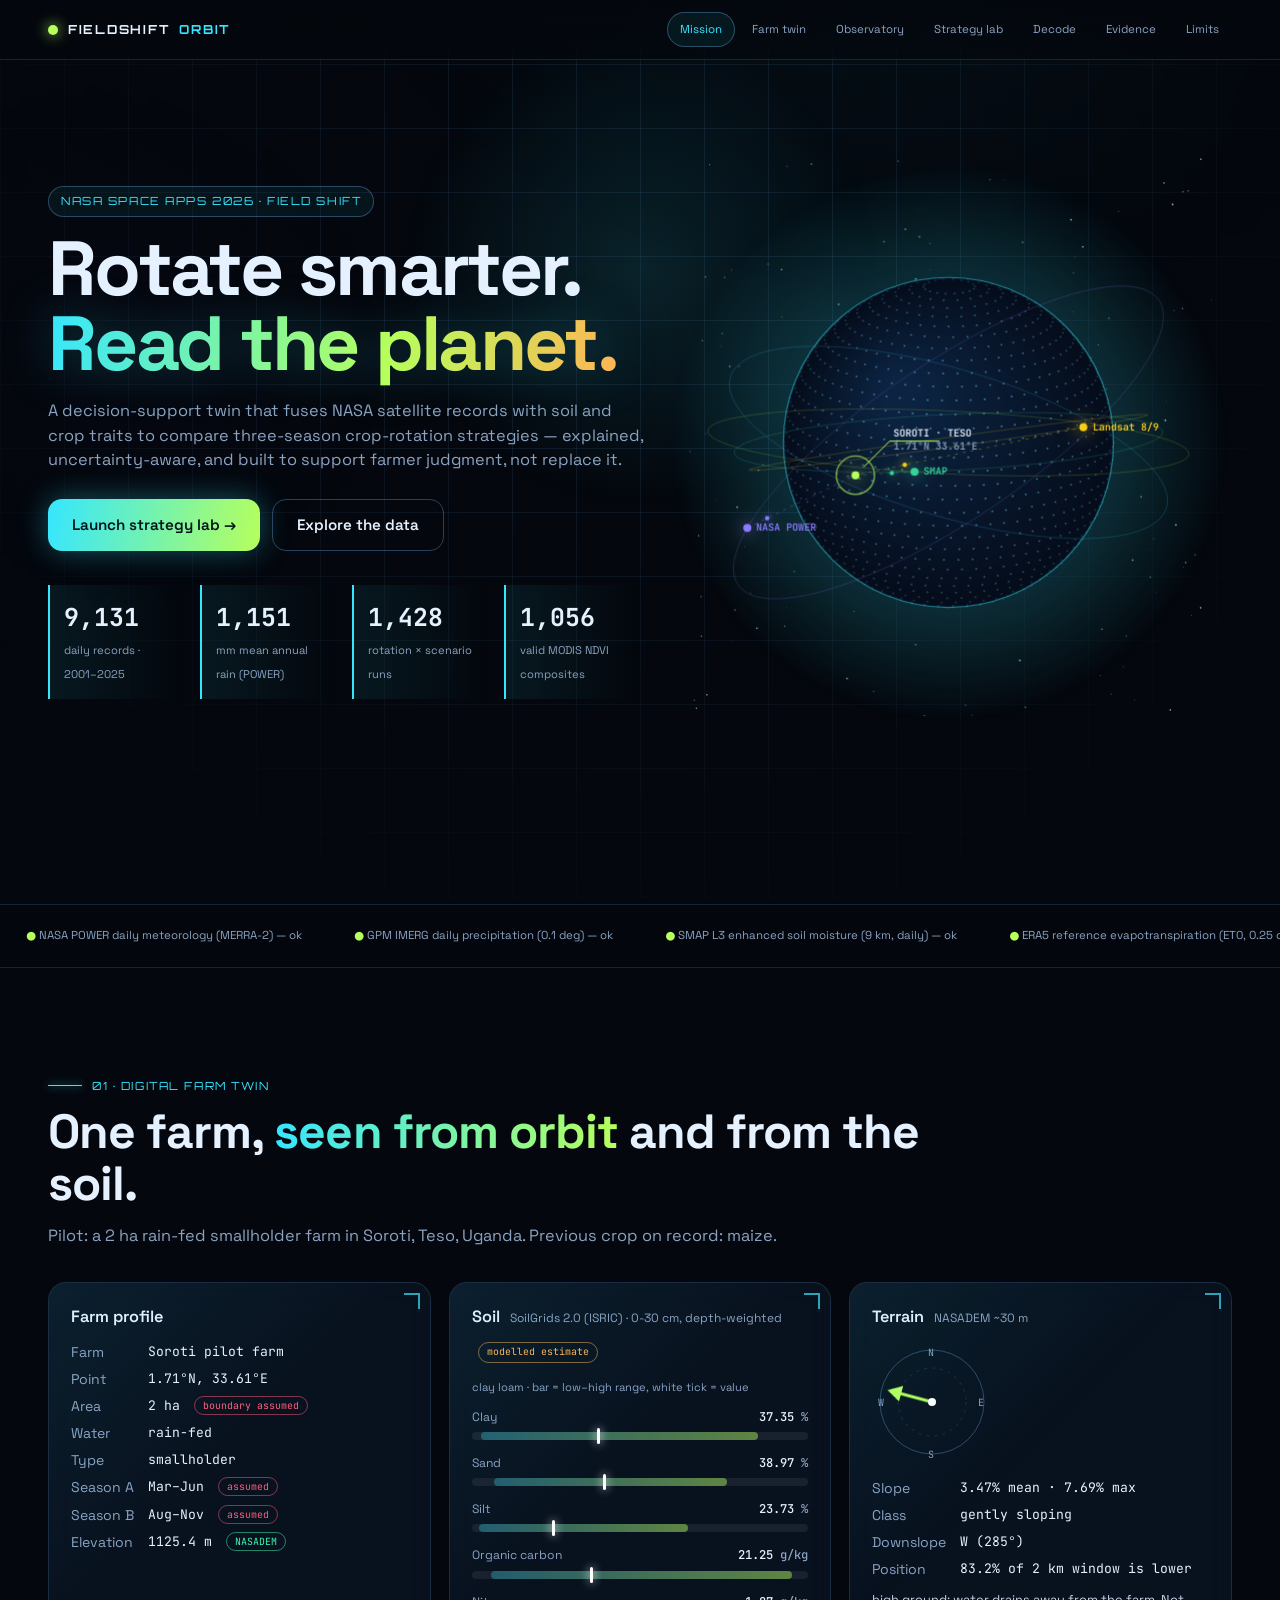
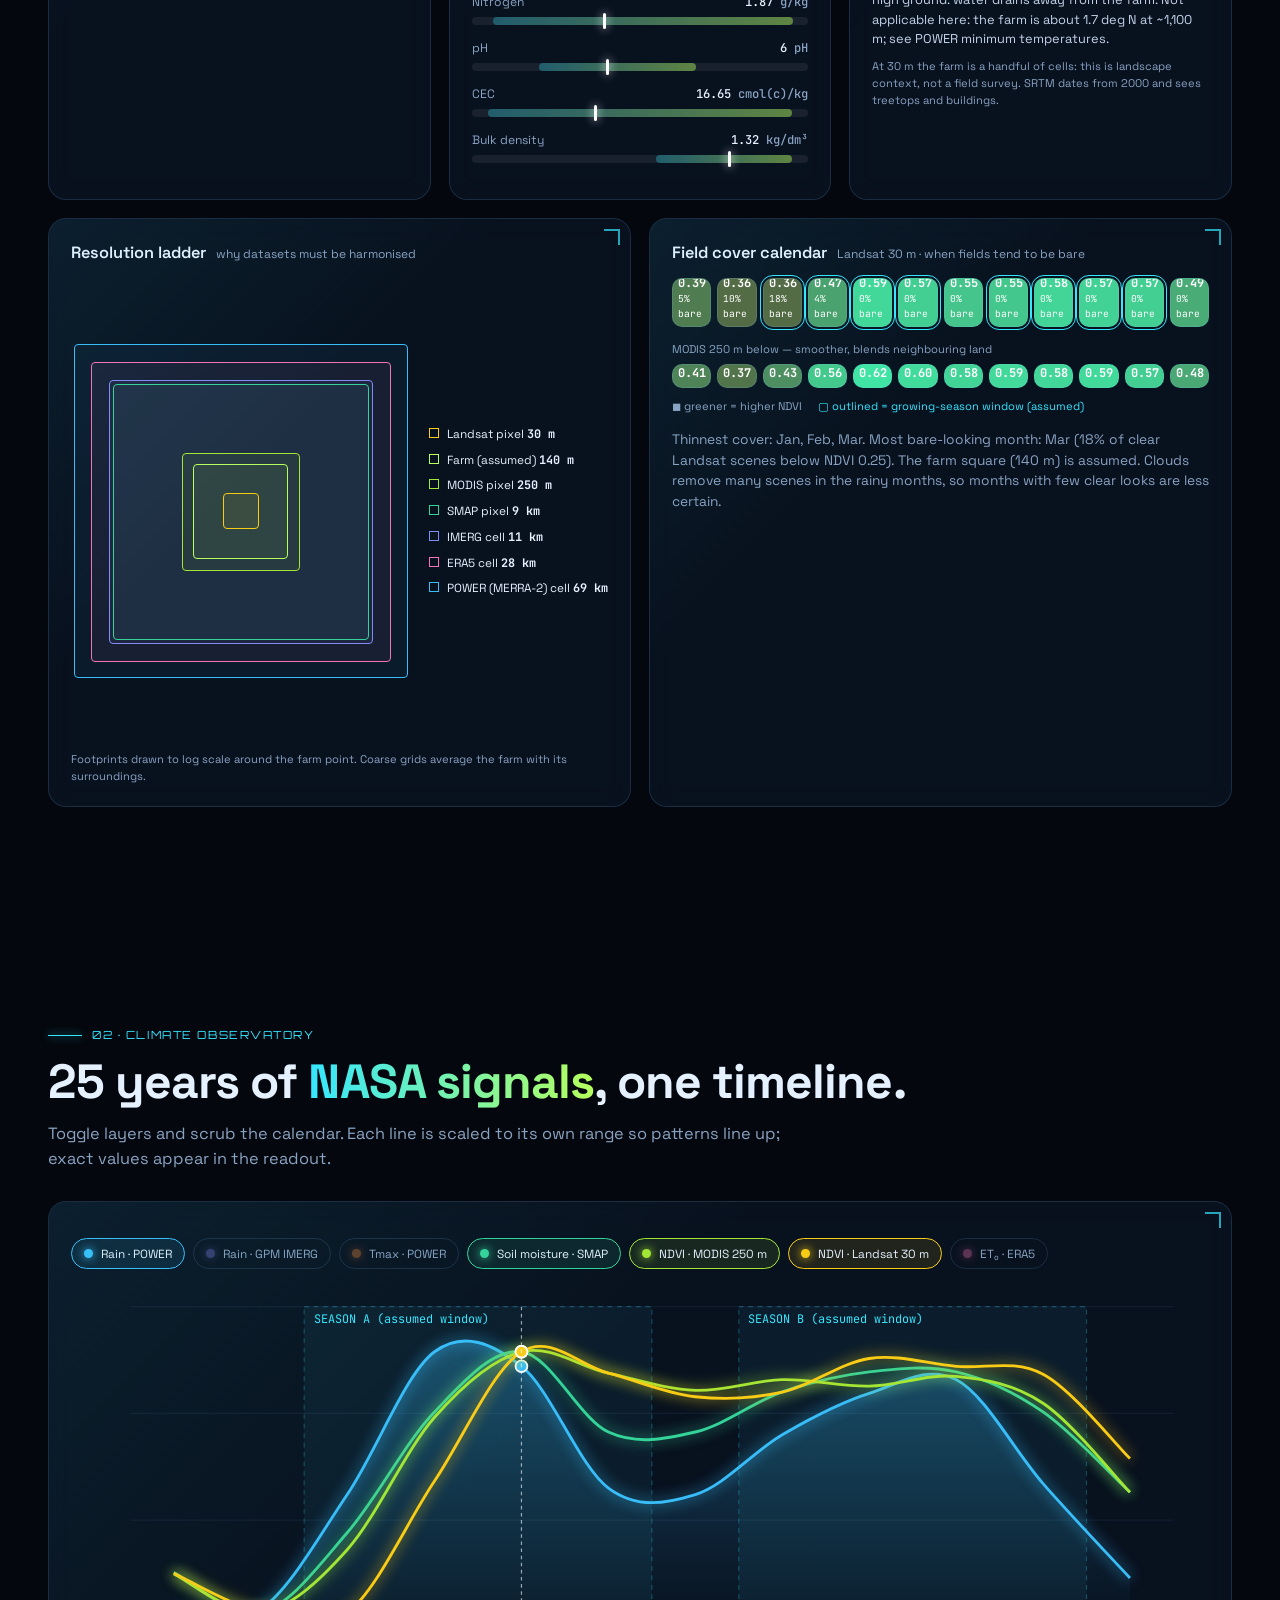
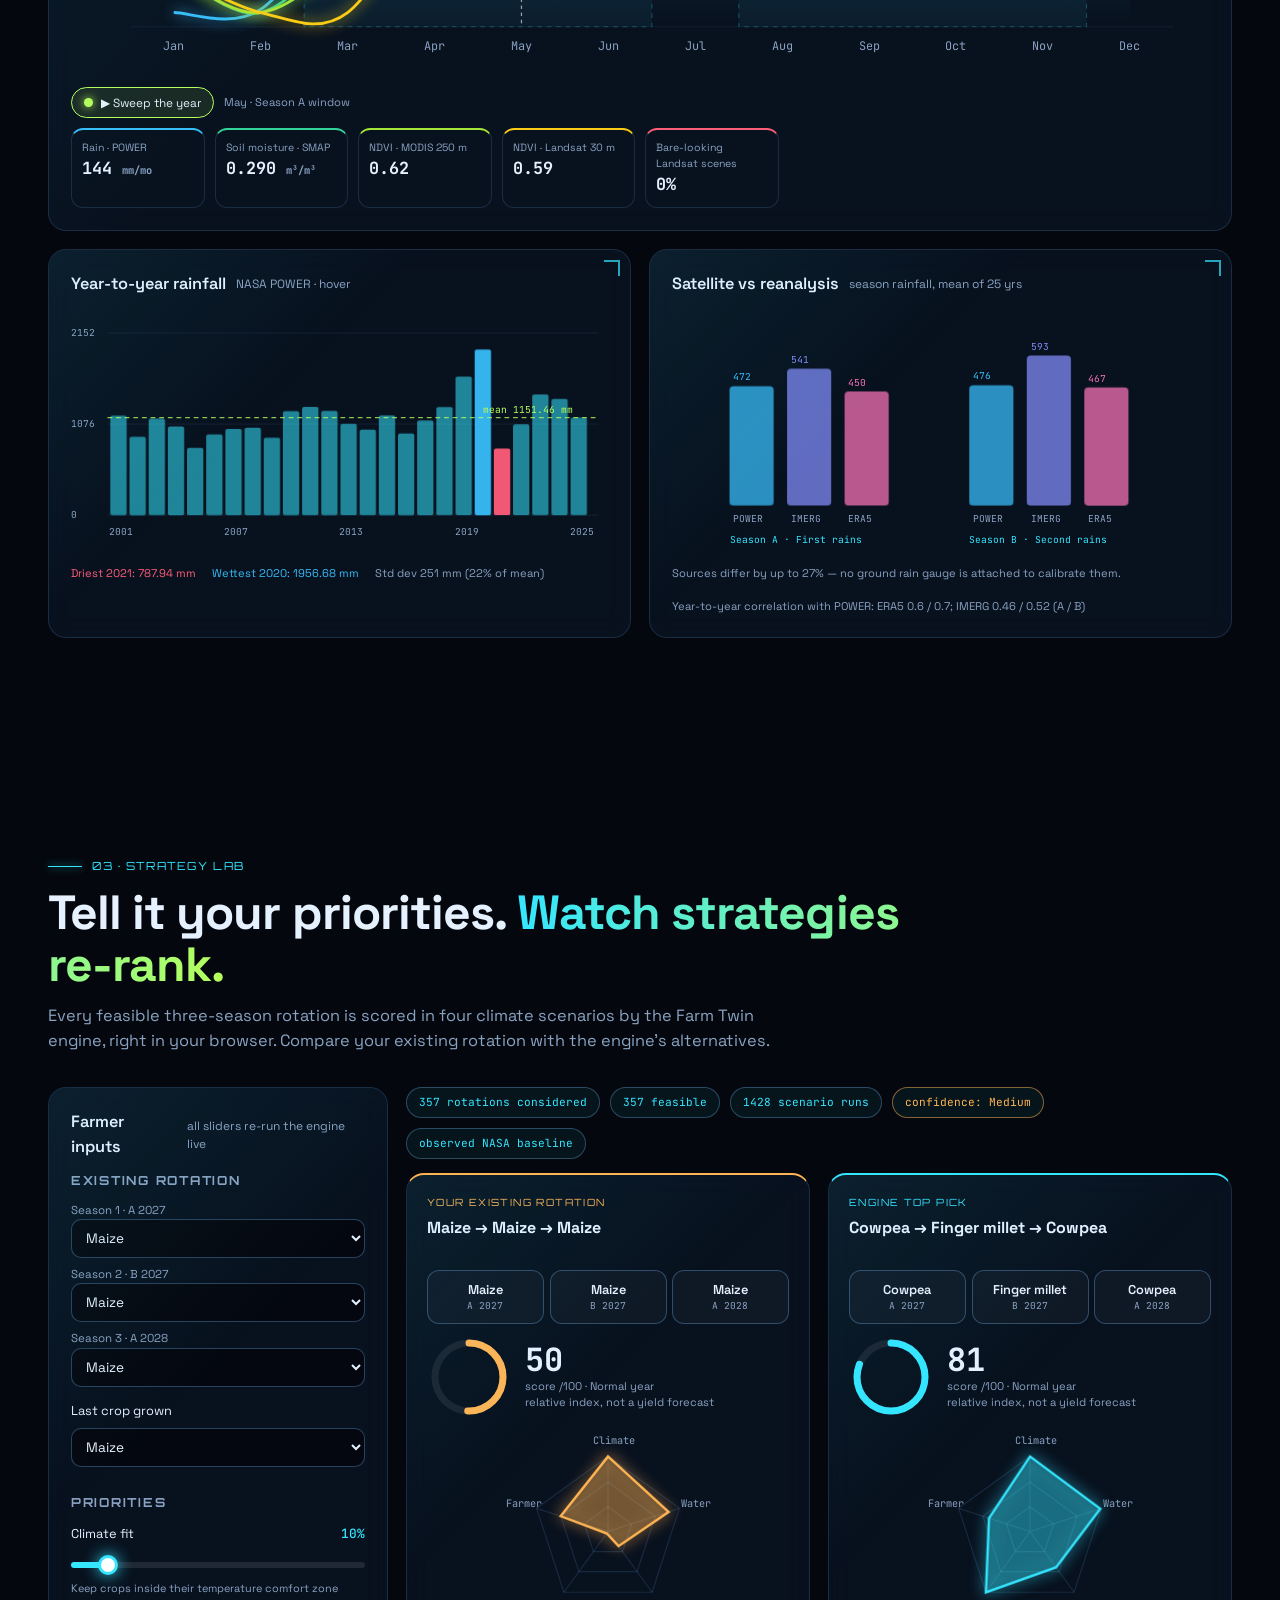
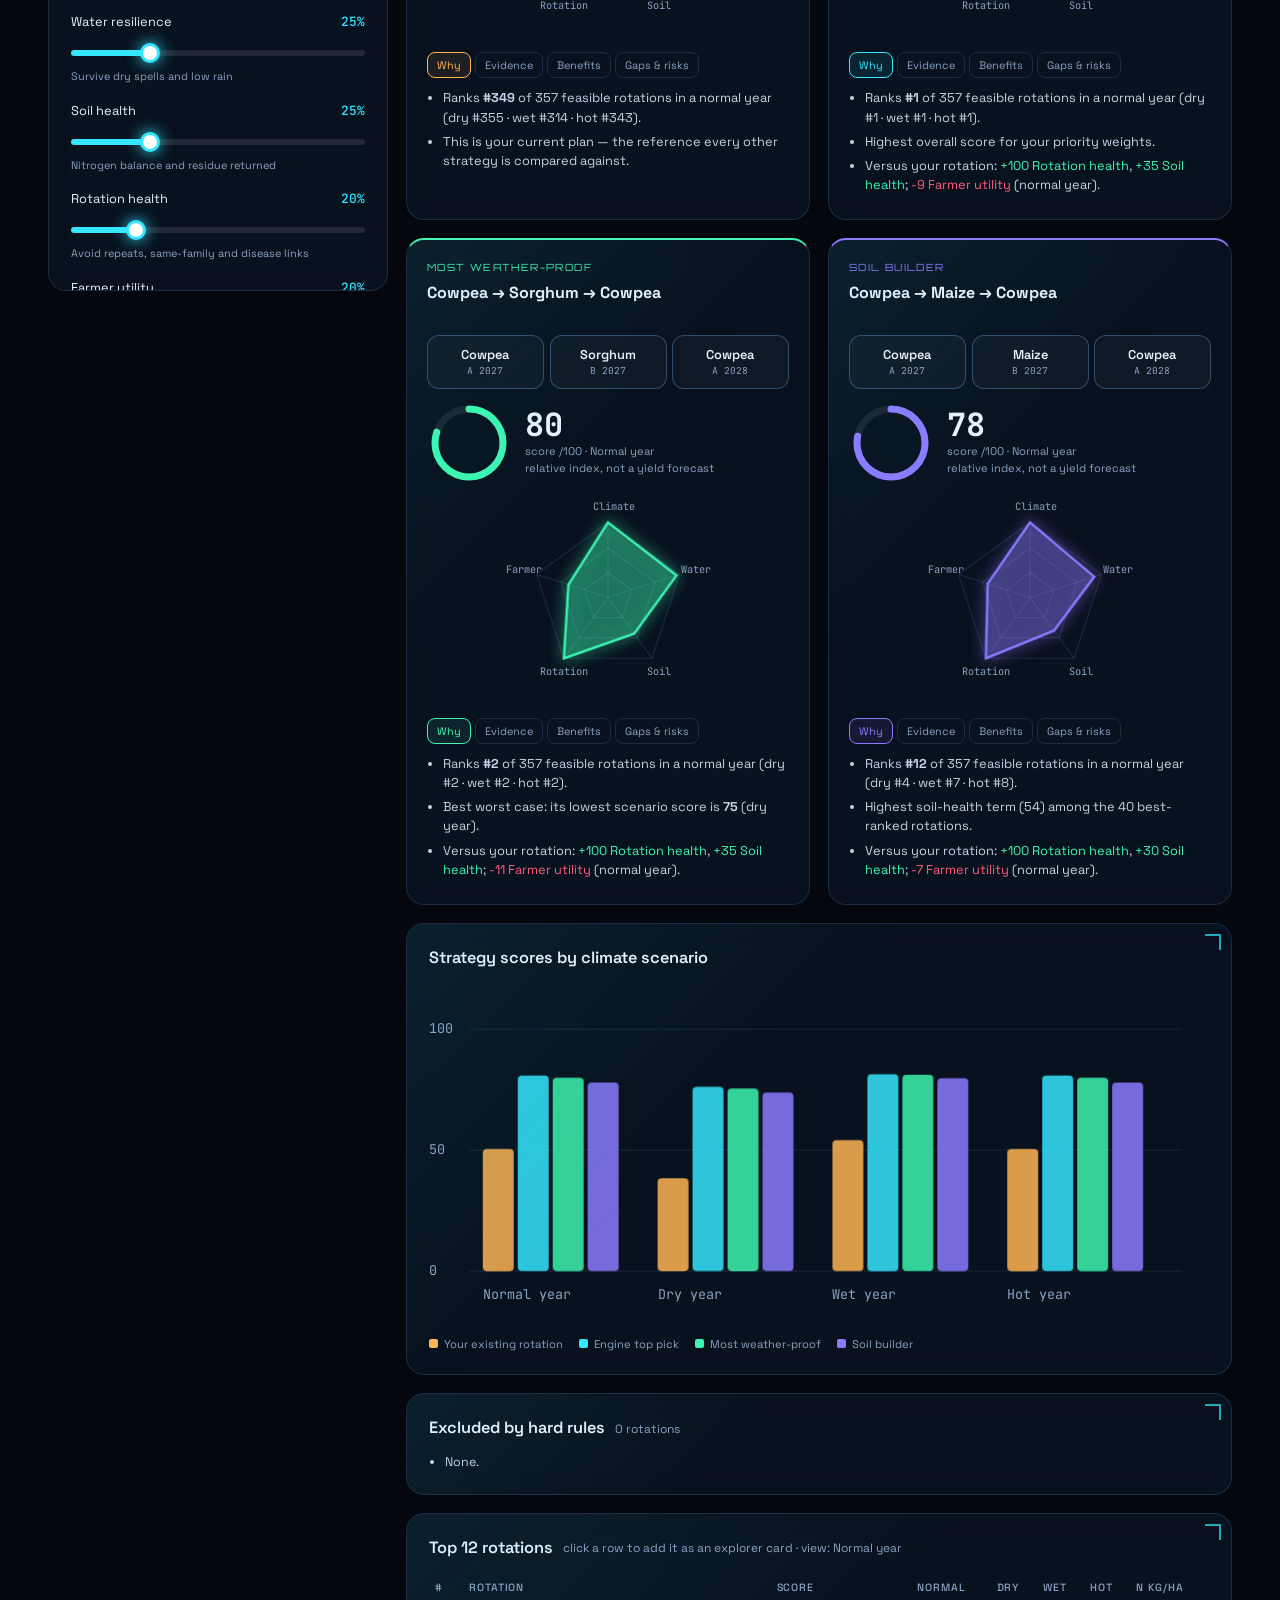
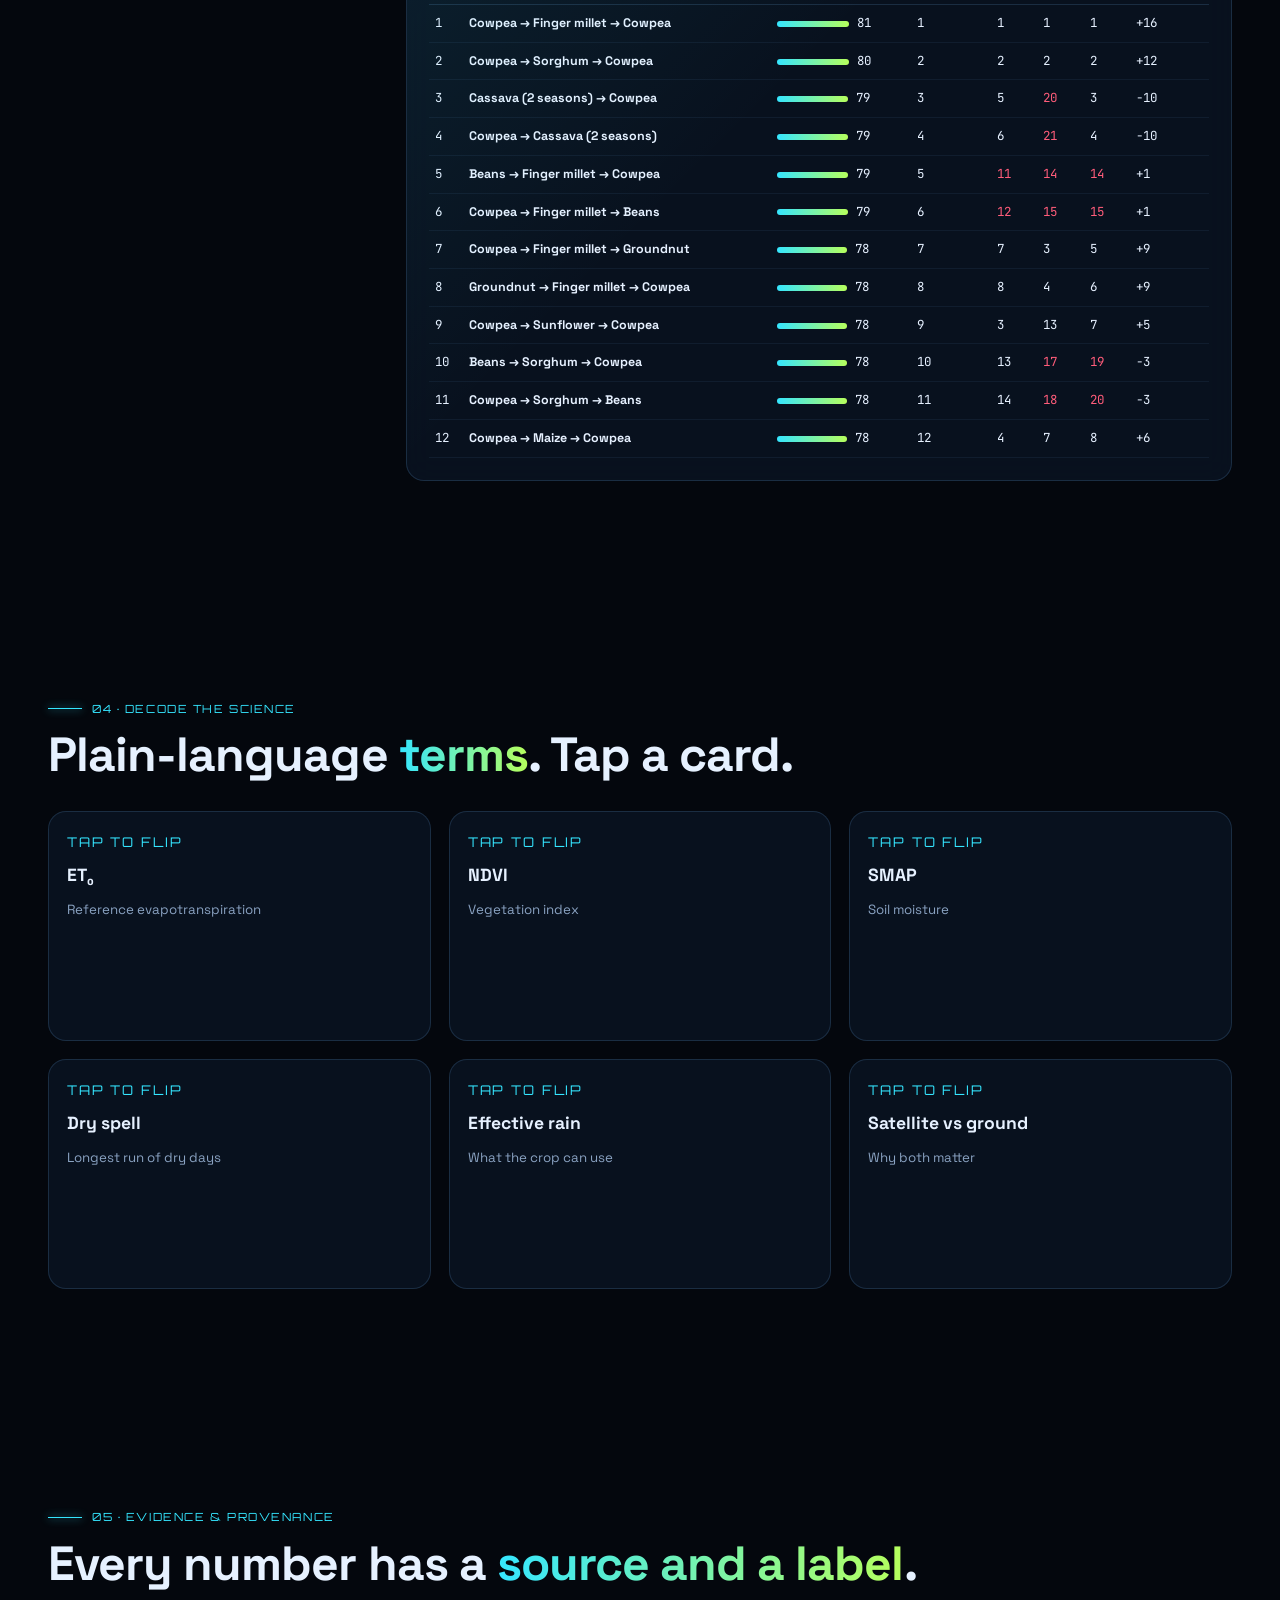
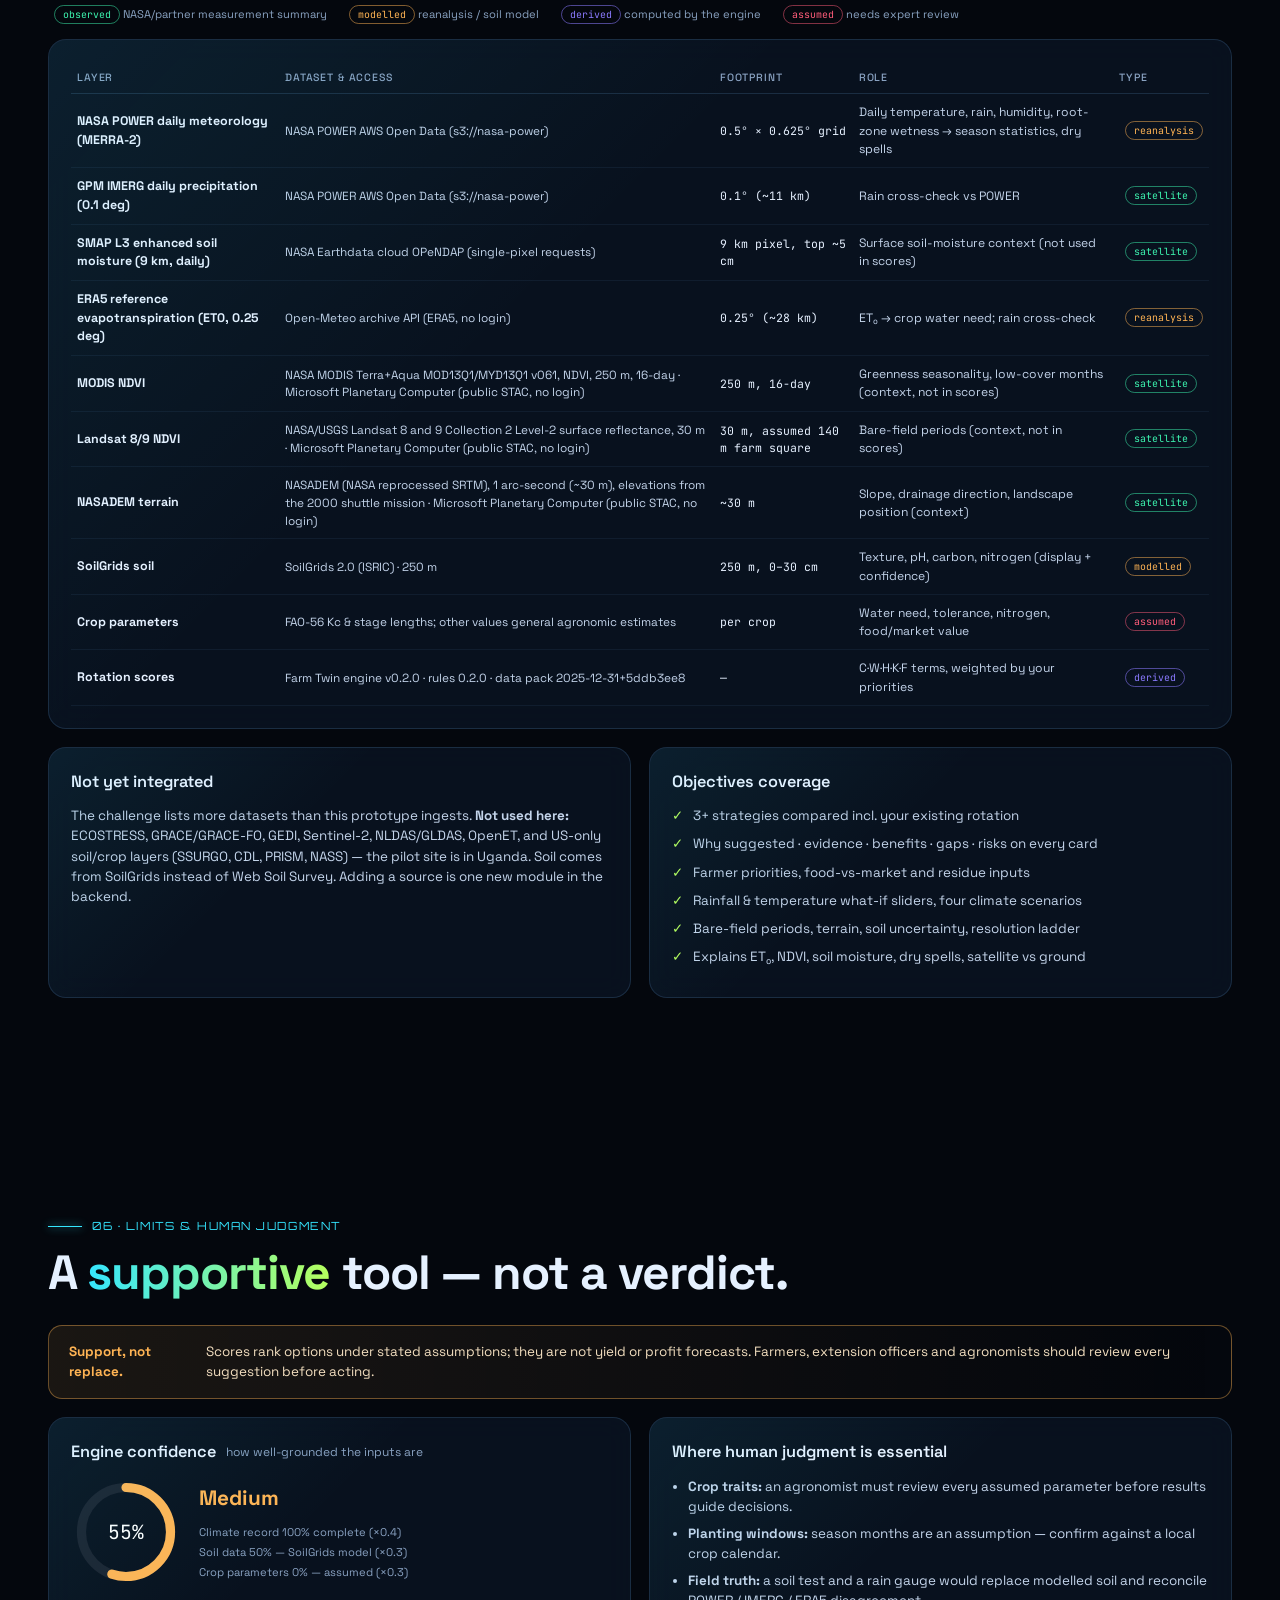
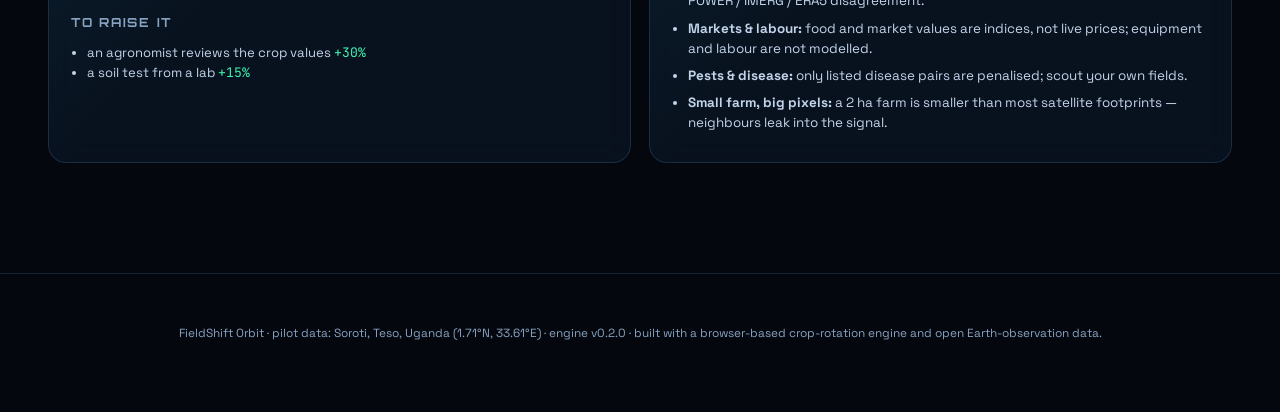
<file: index.html>
<!doctype html><html lang="en"><head><meta charset="utf-8"><meta name="viewport" content="width=device-width,initial-scale=1">
<title>FieldShift Orbit</title>
<link rel="preconnect" href="https://fonts.googleapis.com"><link href="https://fonts.googleapis.com/css2?family=Space+Grotesk:wght@400;500;600;700&family=JetBrains+Mono:wght@400;500&family=Orbitron:wght@500;700&display=swap" rel="stylesheet">
<style>:root{--bg:#04070d;--bg2:#08111f;--panel:rgba(14,26,46,.55);--line:rgba(120,190,255,.16);--line2:rgba(120,190,255,.32);--tx:#e6f1ff;--mut:#8aa3c2;--cy:#35e6ff;--lime:#b6ff5c;--vio:#8b7bff;--amb:#ffb454;--red:#ff5d7a;--mint:#3df5b0;--r:18px}
*{box-sizing:border-box;margin:0}html{scroll-behavior:smooth}
body{background:var(--bg);color:var(--tx);font-family:'Space Grotesk',system-ui,Segoe UI,sans-serif;line-height:1.5;overflow-x:hidden;-webkit-font-smoothing:antialiased}
body:before{content:"";position:fixed;inset:0;background:radial-gradient(1200px 700px at 80% -10%,rgba(53,230,255,.10),transparent 60%),radial-gradient(900px 600px at -10% 40%,rgba(139,123,255,.10),transparent 60%),linear-gradient(var(--line) 1px,transparent 1px) 0 0/64px 64px,linear-gradient(90deg,var(--line) 1px,transparent 1px) 0 0/64px 64px;opacity:.55;pointer-events:none;z-index:0;mask-image:radial-gradient(ellipse at 50% 30%,#000 30%,transparent 85%)}
#glow{position:fixed;width:520px;height:520px;border-radius:50%;pointer-events:none;background:radial-gradient(circle,rgba(53,230,255,.12),transparent 65%);transform:translate(-50%,-50%);z-index:0;left:50%;top:30%}
.mono{font-family:'JetBrains Mono',ui-monospace,Menlo,monospace}.hud{font-family:'Orbitron','Space Grotesk',sans-serif;letter-spacing:.14em;text-transform:uppercase}
nav{position:sticky;top:0;z-index:50;display:flex;align-items:center;gap:22px;padding:12px clamp(16px,4vw,48px);backdrop-filter:blur(16px);background:linear-gradient(180deg,rgba(4,7,13,.85),rgba(4,7,13,.45));border-bottom:1px solid var(--line)}
nav .brand{font-weight:700;display:flex;align-items:center;gap:10px;font-size:.78rem;white-space:nowrap}
nav .dot{width:10px;height:10px;border-radius:50%;background:var(--lime);box-shadow:0 0 14px var(--lime);animation:pulse 2s infinite}
nav .links{display:flex;gap:4px;margin-left:auto;overflow-x:auto;scrollbar-width:none}
nav a{color:var(--mut);text-decoration:none;font-size:.72rem;padding:8px 12px;border-radius:99px;border:1px solid transparent;white-space:nowrap;transition:.25s}
nav a:hover,nav a.on{color:var(--cy);border-color:var(--line2);background:rgba(53,230,255,.07)}
#prog{position:fixed;top:0;left:0;height:2px;background:linear-gradient(90deg,var(--cy),var(--lime));z-index:60;width:0;box-shadow:0 0 12px var(--cy)}
section{position:relative;z-index:1;padding:clamp(56px,9vw,110px) clamp(16px,4vw,48px);max-width:1360px;margin:0 auto}
.eyebrow{color:var(--cy);font-size:.7rem;display:flex;align-items:center;gap:10px;margin-bottom:12px}.eyebrow:before{content:"";width:34px;height:1px;background:var(--cy);box-shadow:0 0 8px var(--cy)}
h2{font-size:clamp(1.8rem,4vw,3rem);line-height:1.08;font-weight:700;letter-spacing:-.02em;max-width:900px}
h2 em{font-style:normal;background:linear-gradient(90deg,var(--cy),var(--lime));-webkit-background-clip:text;background-clip:text;color:transparent}
.lead{color:var(--mut);max-width:760px;margin-top:14px;font-size:1.02rem}
.panel{background:var(--panel);border:1px solid var(--line);border-radius:var(--r);padding:22px;backdrop-filter:blur(14px);position:relative;overflow:hidden;transition:border-color .3s,transform .3s}
.panel:before{content:"";position:absolute;inset:0;background:linear-gradient(135deg,rgba(53,230,255,.07),transparent 40%);pointer-events:none}
.panel:hover{border-color:var(--line2)}
.corner:after{content:"";position:absolute;right:10px;top:10px;width:14px;height:14px;border-top:2px solid var(--cy);border-right:2px solid var(--cy);opacity:.7}
.grid{display:grid;gap:18px}.g2{grid-template-columns:repeat(auto-fit,minmax(min(100%,420px),1fr))}.g3{grid-template-columns:repeat(auto-fit,minmax(min(100%,300px),1fr))}.g4{grid-template-columns:repeat(auto-fit,minmax(min(100%,230px),1fr))}
.reveal{opacity:0;transform:translateY(28px);transition:opacity .8s,transform .8s cubic-bezier(.2,.7,.2,1)}.reveal.in{opacity:1;transform:none}
/* hero */
#hero{min-height:calc(100vh - 56px);display:grid;grid-template-columns:1.05fr 1fr;align-items:center;gap:20px;padding-top:30px}
#hero h1{font-size:clamp(2.4rem,6vw,4.9rem);line-height:.98;letter-spacing:-.035em;font-weight:700;margin:14px 0 18px}
#hero h1 span{background:linear-gradient(100deg,var(--cy),var(--lime) 60%,var(--amb));-webkit-background-clip:text;background-clip:text;color:transparent;filter:drop-shadow(0 0 24px rgba(53,230,255,.25))}
.chip{display:inline-flex;align-items:center;gap:8px;padding:6px 12px;border:1px solid var(--line2);border-radius:99px;font-size:.7rem;color:var(--cy);background:rgba(53,230,255,.06)}
.cta{display:inline-flex;gap:10px;align-items:center;padding:14px 24px;border-radius:14px;font-weight:600;text-decoration:none;color:#00131a;background:linear-gradient(100deg,var(--cy),var(--lime));box-shadow:0 0 30px rgba(53,230,255,.35);transition:.3s;border:0;cursor:pointer;font-size:.95rem;font-family:inherit}
.cta:hover{transform:translateY(-2px);box-shadow:0 0 48px rgba(53,230,255,.55)}.cta.ghost{background:transparent;color:var(--tx);border:1px solid var(--line2);box-shadow:none}
#globeWrap{position:relative;aspect-ratio:1;max-height:78vh;width:100%}#globe{width:100%;height:100%;display:block}
.stats{display:grid;grid-template-columns:repeat(4,1fr);gap:12px;margin-top:34px}
.stat{padding:14px;border-left:2px solid var(--cy);background:linear-gradient(90deg,rgba(53,230,255,.08),transparent)}
.stat b{display:block;font-size:1.55rem;font-family:'JetBrains Mono',monospace;color:var(--tx)}.stat small{color:var(--mut);font-size:.7rem}
.ticker{overflow:hidden;white-space:nowrap;border-block:1px solid var(--line);position:relative;z-index:1;background:rgba(4,7,13,.6)}
.ticker div{display:inline-block;padding:11px 0;animation:tick 55s linear infinite;color:var(--mut);font-size:.72rem}.ticker span{margin:0 26px}.ticker i{color:var(--lime);font-style:normal}
@keyframes tick{to{transform:translateX(-50%)}}@keyframes pulse{50%{opacity:.35}}
/* twin */
.kv{display:grid;grid-template-columns:auto 1fr;gap:6px 14px;font-size:.88rem}.kv dt{color:var(--mut)}.kv dd{font-family:'JetBrains Mono',monospace;font-size:.82rem}
.tag{font-size:.62rem;padding:2px 8px;border-radius:99px;border:1px solid;vertical-align:middle;margin-left:6px;font-family:'JetBrains Mono',monospace}
.tag.obs{color:var(--mint);border-color:rgba(61,245,176,.5)}.tag.mod{color:var(--amb);border-color:rgba(255,180,84,.5)}.tag.asm{color:var(--red);border-color:rgba(255,93,122,.5)}.tag.der{color:var(--vio);border-color:rgba(139,123,255,.55)}
h3{font-size:1.02rem;font-weight:600;margin-bottom:12px;display:flex;align-items:center;gap:10px}h3 small{color:var(--mut);font-weight:400;font-size:.75rem}
.rng{position:relative;height:8px;border-radius:9px;background:rgba(255,255,255,.07);margin:6px 0 14px}.rng i{position:absolute;top:0;bottom:0;border-radius:9px;background:linear-gradient(90deg,rgba(53,230,255,.3),rgba(182,255,92,.45));transform-origin:left;animation:grow 1.2s both}.rng b{position:absolute;top:-4px;width:3px;height:16px;background:#fff;border-radius:2px;box-shadow:0 0 10px #fff}
.rl{display:flex;justify-content:space-between;font-size:.76rem;color:var(--mut)}.rl b{color:var(--tx);font-family:'JetBrains Mono',monospace;font-weight:500}
@keyframes grow{from{transform:scaleX(0)}}
/* controls */
.layers{display:flex;flex-wrap:wrap;gap:8px;margin:14px 0}
.lyr{cursor:pointer;display:inline-flex;align-items:center;gap:8px;padding:7px 12px;border-radius:99px;border:1px solid var(--line);font-size:.74rem;color:var(--mut);background:transparent;font-family:inherit;transition:.2s}
.lyr i{width:9px;height:9px;border-radius:50%;background:var(--c);box-shadow:0 0 10px var(--c);opacity:.35}.lyr.on{color:var(--tx);border-color:var(--c);background:color-mix(in srgb,var(--c) 10%,transparent)}.lyr.on i{opacity:1}
svg text{font-family:'JetBrains Mono',monospace;fill:var(--mut);font-size:10px}
.draw{stroke-dasharray:var(--len);stroke-dashoffset:var(--len);animation:dash 1.8s .2s forwards ease-out}@keyframes dash{to{stroke-dashoffset:0}}
.readout{display:grid;grid-template-columns:repeat(auto-fill,minmax(130px,1fr));gap:10px;margin-top:10px}.readout div{padding:10px;border:1px solid var(--line);border-radius:12px;border-top:2px solid var(--c)}.readout small{display:block;color:var(--mut);font-size:.66rem}.readout b{font-family:'JetBrains Mono',monospace;font-size:1.05rem}
input[type=range]{-webkit-appearance:none;appearance:none;width:100%;height:6px;border-radius:9px;background:linear-gradient(90deg,var(--cy) var(--p,50%),rgba(255,255,255,.1) var(--p,50%));outline:0;cursor:pointer}
input[type=range]::-webkit-slider-thumb{-webkit-appearance:none;width:20px;height:20px;border-radius:50%;background:#fff;border:3px solid var(--cy);box-shadow:0 0 16px var(--cy)}input[type=range]::-moz-range-thumb{width:16px;height:16px;border-radius:50%;background:#fff;border:3px solid var(--cy)}
.ctl{margin-bottom:16px}.ctl label{display:flex;justify-content:space-between;font-size:.8rem;margin-bottom:8px}.ctl label b{font-family:'JetBrains Mono',monospace;color:var(--cy);font-weight:500}.ctl small{display:block;color:var(--mut);font-size:.68rem;margin-top:5px}
select{background:rgba(4,7,13,.8);color:var(--tx);border:1px solid var(--line2);border-radius:10px;padding:9px 10px;font-family:inherit;font-size:.85rem;width:100%}
.seg{display:flex;border:1px solid var(--line2);border-radius:12px;overflow:hidden}.seg button{flex:1;padding:9px 6px;background:transparent;color:var(--mut);border:0;cursor:pointer;font-family:inherit;font-size:.74rem;transition:.2s}.seg button.on{background:rgba(53,230,255,.16);color:var(--cy)}
#ctrl{position:sticky;top:76px;max-height:calc(100vh - 96px);overflow:auto;scrollbar-width:thin}
.strat{display:grid;gap:18px;grid-template-columns:repeat(auto-fit,minmax(min(100%,300px),1fr))}
.card{padding:20px;border-top:2px solid var(--c)}.card .badge{font-size:.62rem;color:var(--c);margin-bottom:8px}.card h4{font-size:1rem;line-height:1.25;min-height:2.5em}
.slots{display:flex;gap:6px;margin:12px 0}.slot{flex:1;padding:9px 6px;border-radius:12px;border:1px solid var(--line2);text-align:center;font-size:.8rem;font-weight:600;background:rgba(255,255,255,.03);animation:pop .6s both}.slot small{display:block;font-size:.6rem;color:var(--mut);font-weight:400;font-family:'JetBrains Mono',monospace}
@keyframes pop{from{opacity:0;transform:scale(.7) translateY(10px)}}
.score{display:flex;align-items:center;gap:14px}.score svg{flex:none}.score b{font-size:2rem;font-family:'JetBrains Mono',monospace;line-height:1}.score small{color:var(--mut);font-size:.7rem;display:block}
.tabs{display:flex;gap:4px;margin:14px 0 10px;flex-wrap:wrap}.tabs button{background:transparent;border:1px solid var(--line);color:var(--mut);border-radius:8px;padding:5px 9px;font-size:.68rem;cursor:pointer;font-family:inherit}.tabs button.on{color:var(--c);border-color:var(--c);background:color-mix(in srgb,var(--c) 9%,transparent)}
.pane{display:none;font-size:.8rem;color:#c3d4ea}.pane.on{display:block;animation:fade .4s}@keyframes fade{from{opacity:0;transform:translateY(6px)}}
.pane ul{padding-left:16px}.pane li{margin:5px 0}.pane .ev{display:grid;grid-template-columns:auto 1fr;gap:3px 10px;font-family:'JetBrains Mono',monospace;font-size:.7rem;border-top:1px dashed var(--line);padding-top:6px;margin-top:6px}.pane .ev span:nth-child(odd){color:var(--mut)}
.warn{color:var(--amb)}.bad{color:var(--red)}.ok{color:var(--mint)}
.bars{display:flex;flex-direction:column;gap:7px;margin-top:12px}.bar{display:grid;grid-template-columns:78px 1fr 40px;gap:8px;align-items:center;font-size:.68rem;color:var(--mut)}.bar div{height:7px;background:rgba(255,255,255,.07);border-radius:9px;overflow:hidden}.bar i{display:block;height:100%;width:0;background:linear-gradient(90deg,var(--c),var(--lime));border-radius:9px;transition:width 1s cubic-bezier(.2,.7,.2,1)}.bar b{font-family:'JetBrains Mono',monospace;color:var(--tx);font-weight:500;text-align:right}
table{width:100%;border-collapse:collapse;font-size:.78rem}th{color:var(--mut);font-weight:500;text-align:left;font-size:.66rem;text-transform:uppercase;letter-spacing:.08em;padding:8px 6px;border-bottom:1px solid var(--line)}td{padding:9px 6px;border-bottom:1px solid rgba(120,190,255,.07)}tr.row{cursor:pointer;transition:.2s}tr.row:hover,tr.row.sel{background:rgba(53,230,255,.07)}
.sc{display:inline-block;height:6px;border-radius:9px;background:linear-gradient(90deg,var(--cy),var(--lime));vertical-align:middle;margin-right:8px;transition:width 1s}
.banner{display:flex;gap:14px;align-items:flex-start;padding:16px 20px;border:1px solid rgba(255,180,84,.4);background:linear-gradient(90deg,rgba(255,180,84,.09),transparent);border-radius:14px;font-size:.84rem;color:#f3dfc0}.banner b{color:var(--amb)}
.gloss{perspective:900px}.gl{height:100%;min-height:190px;cursor:pointer;position:relative;transform-style:preserve-3d;transition:transform .7s}.gl.f{transform:rotateY(180deg)}.gl>div{position:absolute;inset:0;backface-visibility:hidden;padding:18px;border:1px solid var(--line);border-radius:var(--r);background:var(--panel);overflow:auto}.gl .b{transform:rotateY(180deg);font-size:.78rem;color:#c3d4ea;border-color:var(--line2)}.gl h5{font-size:1.1rem;margin:8px 0}.gl small{color:var(--mut)}
.ladder{position:relative;aspect-ratio:1.15;display:grid;place-items:center}.sq{position:absolute;border:1.5px solid var(--c);border-radius:4px;background:color-mix(in srgb,var(--c) 6%,transparent);animation:sq 1.2s both;display:flex;align-items:flex-start;justify-content:flex-start}.sq span{font-size:.58rem;font-family:'JetBrains Mono',monospace;color:var(--c);padding:3px 5px;white-space:nowrap}@keyframes sq{from{transform:scale(.2);opacity:0}}
.cov{display:grid;grid-template-columns:repeat(12,1fr);gap:6px;margin-top:12px}.cov div{aspect-ratio:.8;border-radius:10px;display:flex;flex-direction:column;justify-content:flex-end;padding:5px;font-size:.6rem;font-family:'JetBrains Mono',monospace;border:1px solid var(--line);position:relative;overflow:hidden;color:#fff}.cov div.win{outline:1.5px solid var(--cy);outline-offset:2px}.cov b{font-size:.75rem}
.legend{display:flex;gap:16px;flex-wrap:wrap;font-size:.7rem;color:var(--mut);margin-top:10px}
.meter{display:flex;align-items:center;gap:18px}
.chk li{list-style:none;margin:8px 0;display:flex;gap:10px;font-size:.84rem;color:#c3d4ea}.chk li:before{content:"✓";color:var(--lime);font-weight:700}
footer{position:relative;z-index:1;text-align:center;color:var(--mut);font-size:.74rem;padding:50px 20px 70px;border-top:1px solid var(--line)}
#tip{position:fixed;z-index:99;pointer-events:none;background:rgba(4,7,13,.95);border:1px solid var(--cy);padding:8px 12px;border-radius:10px;font-size:.74rem;font-family:'JetBrains Mono',monospace;opacity:0;transition:opacity .15s;transform:translate(12px,12px)}
@media(max-width:980px){#hero{grid-template-columns:1fr}#lab2{grid-template-columns:minmax(0,1fr)!important}#ctrl{position:static;max-height:none}.stats{grid-template-columns:repeat(2,1fr)}nav .brand span{display:none}}
@media(prefers-reduced-motion:reduce){*{animation-duration:.01s!important;transition-duration:.01s!important}}
.gb{transform-box:fill-box;transform-origin:bottom;animation:up .9s both cubic-bezier(.2,.7,.2,1)}@keyframes up{from{transform:scaleY(0)}}
.rad{transform-box:fill-box;transform-origin:center;animation:radar 1s both cubic-bezier(.2,.7,.2,1)}@keyframes radar{from{transform:scale(0);opacity:0}}
.ring{stroke-dasharray:214;transition:stroke-dashoffset 1.3s cubic-bezier(.2,.7,.2,1)}
.spin{animation:spin 2.2s cubic-bezier(.2,.8,.2,1) both;transform-origin:60px 60px}@keyframes spin{from{transform:rotate(0)}}
.lab-head{display:flex;flex-wrap:wrap;gap:10px;margin-bottom:14px}
.err{padding:12px;border:1px dashed rgba(255,93,122,.5);border-radius:12px;color:#ffb3c0;font-size:.8rem;margin-top:12px}
h4.sec{margin:26px 0 12px;font-size:.78rem;color:var(--mut)}
</style></head><body>
<div id="prog"></div><div id="glow"></div><div id="tip"></div>
<nav><div class="brand hud"><i class="dot"></i>FieldShift <span style="color:var(--cy)">Orbit</span></div>
<div class="links"><a href="#hero">Mission</a><a href="#twin">Farm twin</a><a href="#obs">Observatory</a><a href="#lab">Strategy lab</a><a href="#science">Decode</a><a href="#evidence">Evidence</a><a href="#limits">Limits</a></div></nav>
<main>
<section id="hero">
 <div><span class="chip hud">NASA Space Apps 2026 · Field Shift</span>
 <h1>Rotate smarter.<br><span>Read the planet.</span></h1>
 <p class="lead">A decision-support twin that fuses NASA satellite records with soil and crop traits to compare three-season crop-rotation strategies — explained, uncertainty-aware, and built to support farmer judgment, not replace it.</p>
 <div style="display:flex;gap:12px;margin-top:26px;flex-wrap:wrap"><a class="cta" href="#lab">Launch strategy lab →</a><a class="cta ghost" href="#obs">Explore the data</a></div>
 <div class="stats" id="stats"></div></div>
 <div id="globeWrap"><canvas id="globe"></canvas></div>
</section>
<div class="ticker"><div id="ticker"></div></div>
<section id="twin"><div class="eyebrow hud reveal">01 · Digital farm twin</div><h2 class="reveal">One farm, <em>seen from orbit</em> and from the soil.</h2>
<p class="lead reveal" id="twinLead"></p><div class="grid g3" style="margin-top:34px" id="twinGrid"></div>
<div class="grid g2" style="margin-top:18px"><div class="panel reveal corner"><h3>Resolution ladder <small>why datasets must be harmonised</small></h3><div class="ladder" id="ladder"></div><p class="legend" style="margin-top:6px">Footprints drawn to log scale around the farm point. Coarse grids average the farm with its surroundings.</p></div>
<div class="panel reveal corner"><h3>Field cover calendar <small>Landsat 30 m · when fields tend to be bare</small></h3><div class="cov" id="cov"></div><div class="legend" style="margin-top:14px"><span>MODIS 250 m below — smoother, blends neighbouring land</span></div><div class="cov" id="cov2" style="margin-top:6px"></div><div class="legend"><span>◼ greener = higher NDVI</span><span style="color:var(--cy)">▢ outlined = growing-season window (assumed)</span></div><p class="lead" id="covNote" style="font-size:.86rem"></p></div></div></section>
<section id="obs"><div class="eyebrow hud reveal">02 · Climate observatory</div><h2 class="reveal">25 years of <em>NASA signals</em>, one timeline.</h2>
<p class="lead reveal">Toggle layers and scrub the calendar. Each line is scaled to its own range so patterns line up; exact values appear in the readout.</p>
<div class="panel reveal corner" style="margin-top:30px"><div class="layers" id="layers"></div><svg id="clim" viewBox="0 0 960 330" style="width:100%;height:auto"></svg>
<div style="display:flex;gap:10px;align-items:center;margin-top:6px"><button class="lyr on" id="play" style="--c:var(--lime)"><i></i>▶ Sweep the year</button><span class="legend" style="margin:0" id="monthLbl"></span></div><div class="readout" id="readout"></div></div>
<div class="grid g2" style="margin-top:18px"><div class="panel reveal corner"><h3>Year-to-year rainfall <small>NASA POWER · hover</small></h3><svg id="yrs" viewBox="0 0 560 250" style="width:100%"></svg><p class="legend" id="yrNote"></p></div>
<div class="panel reveal corner"><h3>Satellite vs reanalysis <small>season rainfall, mean of 25 yrs</small></h3><svg id="xchk" viewBox="0 0 560 250" style="width:100%"></svg><p class="legend" id="xNote"></p></div></div></section>
<section id="lab"><div class="eyebrow hud reveal">03 · Strategy lab</div><h2 class="reveal">Tell it your priorities. <em>Watch strategies re-rank.</em></h2>
<p class="lead reveal">Every feasible three-season rotation is scored in four climate scenarios by the Farm Twin engine, right in your browser. Compare your existing rotation with the engine's alternatives.</p>
<div id="lab2" style="display:grid;grid-template-columns:340px 1fr;gap:18px;margin-top:34px;align-items:start">
<aside class="panel" id="ctrl"></aside><div id="labOut"></div></div></section>
<section id="science"><div class="eyebrow hud reveal">04 · Decode the science</div><h2 class="reveal">Plain-language <em>terms</em>. Tap a card.</h2><div class="grid g3 gloss" style="margin-top:30px" id="gloss"></div></section>
<section id="evidence"><div class="eyebrow hud reveal">05 · Evidence & provenance</div><h2 class="reveal">Every number has a <em>source and a label</em>.</h2>
<div class="legend reveal" style="margin:16px 0"><span><span class="tag obs">observed</span> NASA/partner measurement summary</span><span><span class="tag mod">modelled</span> reanalysis / soil model</span><span><span class="tag der">derived</span> computed by the engine</span><span><span class="tag asm">assumed</span> needs expert review</span></div>
<div class="panel reveal"><table id="srcT"></table></div><div class="grid g2" style="margin-top:18px"><div class="panel reveal"><h3>Not yet integrated</h3><p style="font-size:.84rem;color:#c3d4ea">The challenge lists more datasets than this prototype ingests. <b>Not used here:</b> ECOSTRESS, GRACE/GRACE-FO, GEDI, Sentinel-2, NLDAS/GLDAS, OpenET, and US-only soil/crop layers (SSURGO, CDL, PRISM, NASS) — the pilot site is in Uganda. Soil comes from SoilGrids instead of Web Soil Survey. Adding a source is one new module in the backend.</p></div>
<div class="panel reveal"><h3>Objectives coverage</h3><ul class="chk" style="padding:0"><li>3+ strategies compared incl. your existing rotation</li><li>Why suggested · evidence · benefits · gaps · risks on every card</li><li>Farmer priorities, food-vs-market and residue inputs</li><li>Rainfall &amp; temperature what-if sliders, four climate scenarios</li><li>Bare-field periods, terrain, soil uncertainty, resolution ladder</li><li>Explains ET₀, NDVI, soil moisture, dry spells, satellite vs ground</li></ul></div></div></section>
<section id="limits"><div class="eyebrow hud reveal">06 · Limits &amp; human judgment</div><h2 class="reveal">A <em>supportive</em> tool — not a verdict.</h2>
<div class="banner reveal" style="margin-top:26px"><b>Support, not replace.</b><span>Scores rank options under stated assumptions; they are not yield or profit forecasts. Farmers, extension officers and agronomists should review every suggestion before acting.</span></div>
<div class="grid g2" style="margin-top:18px"><div class="panel reveal" id="conf"></div><div class="panel reveal" id="human"></div></div></section>
</main>
<footer>FieldShift Orbit · pilot data: Soroti, Teso, Uganda (1.71°N, 33.61°E) · engine v<span id="ev"></span> · built with a browser-based crop-rotation engine and open Earth-observation data.</footer>
<script>// FARM TWIN rotation engine: JavaScript port of backend/farm_twin/engine.py (spec v0.1.1).
//
// Runs in the browser with no network. Every input comes from the farm pack
// (/api/pack), which the phone stores while it is online. The arithmetic mirrors the
// Python engine operation by operation, and tests/test_offline.py checks that both rank
// every rotation identically. Change one, change the other.

// Must equal ENGINE_VERSION in backend/farm_twin/engine.py (checked by tests/test_offline.py).
const ENGINE_VERSION = "0.2.0";

const SCENARIOS = ["baseline", "dry", "wet", "hot"];
const TERMS = ["C", "W", "H", "K", "F"];
const N_SLOTS = 3;

class EngineError extends Error {}

const clip = (x, lo, hi) => Math.min(Math.max(x, lo), hi);
const mean = xs => xs.reduce((a, x) => a + x, 0) / xs.length;
const sum = xs => xs.reduce((a, x) => a + x, 0);

// Python round(x): exact ties go to the even neighbour.
function pyRound(x) {
  const f = Math.floor(x), d = x - f;
  if (d > 0.5) return f + 1;
  if (d < 0.5) return f;
  return f % 2 === 0 ? f : f + 1;
}

// Python f"{x:.Nf}" for N = 0 or 1. toFixed differs only on exact binary ties
// (12.5 -> "12" in Python, "13" in JS), which Python rounds half to even.
function pyFixed(x, n) {
  const m = 10 ** n, y = x * m;
  if (Number.isInteger(x * 4) && Math.abs(y % 1) === 0.5) {
    return (pyRound(y) / m).toFixed(n);
  }
  return x.toFixed(n);
}

// --- translations -----------------------------------------------------------

function t(pack, lang, key, params = {}) {
  const cat = pack.i18n[lang] || pack.i18n.en;
  const s = cat.strings[key] ?? pack.i18n.en.strings[key] ?? key;
  return s.replace(/\{(\w+)\}/g, (m, k) => (k in params ? String(params[k]) : m));
}

function render(pack, lang, msg, capitalize = true) {
  const p = { ...msg.params };
  for (const name of ["crop", "prev"]) {
    if (name in p) p[name] = t(pack, lang, `crop.${p[name]}`).toLowerCase();
  }
  if ("scenario" in p) p.scenario = t(pack, lang, `scenario.${p.scenario}`);
  if ("season" in p) {
    const [code, year] = p.season;
    p.season = t(pack, lang, "season.slot", { season: t(pack, lang, `season.${code}.short`), year });
  }
  for (const name of ["family", "disease"]) {
    if (name in p) p[name] = t(pack, lang, `${name}.${p[name]}`);
  }
  if ("reasons" in p) {
    p.reasons = p.reasons.map(r => render(pack, lang, r, false)).join(t(pack, lang, "reason.join"));
  }
  const text = t(pack, lang, msg.key, p);
  return capitalize ? text.charAt(0).toUpperCase() + text.slice(1) : text;
}

const msg = (key, params) => ({ key, params });

// --- inputs -----------------------------------------------------------------

function nextSlots(seasons, today, n = N_SLOTS) {
  const [ty, tm, td] = today;
  const order = Object.keys(seasons).sort((a, b) => seasons[a].months[0] - seasons[b].months[0]);
  const after = (y, m) => y > ty || (y === ty && (m > tm || (m === tm && 1 > td)));
  const out = [];
  let year = ty;
  while (out.length < n) {
    for (const key of order) {
      if (after(year, seasons[key].months[0]) && out.length < n) out.push([key, year]);
    }
    year += 1;
  }
  return out;
}

// FAO-56 average crop coefficient over the cycle (mirrors kc_average in engine.py).
function kcAverage(crop) {
  const total = crop.st_ini + crop.st_dev + crop.st_mid + crop.st_late;
  return (crop.st_ini * crop.kc_ini + crop.st_dev * ((crop.kc_ini + crop.kc_mid) / 2)
          + crop.st_mid * crop.kc_mid + crop.st_late * ((crop.kc_mid + crop.kc_end) / 2)) / total;
}

// Crop water need for one slot, mm, and its source (mirrors water_need in engine.py).
function waterNeed(crop, sc, params) {
  if (sc.et0 === null || sc.et0 === undefined || !(crop.kc_mid > 0)) return [crop.water_need_mm, "assumed"];
  const days = crop.slots === 1 ? crop.days : params.season_window_days;
  return [sc.et0 * days * kcAverage(crop), "fao56"];
}

function scenarioClimates(seasonStats, slots, params) {
  const picks = {
    baseline: ["mean_rain_mm", "mean_longest_dry_spell_days", 0.0],
    dry: ["p20_rain_mm", "p80_longest_dry_spell_days", 0.0],
    wet: ["p80_rain_mm", "p20_longest_dry_spell_days", 0.0],
    hot: ["mean_rain_mm", "mean_longest_dry_spell_days", params.hot_delta_c],
  };
  const out = {};
  for (const [sc, [pKey, dKey, dT]] of Object.entries(picks)) {
    out[sc] = slots.map(([season, year], i) => {
      const summ = (seasonStats[season] || {}).summary || {};
      const vals = [summ[pKey], summ[dKey], summ.mean_tmax_c];
      if (!summ.years_used || vals.some(v => v === null || v === undefined)) {
        throw new EngineError(`season ${season}: no complete years of climate data`);
      }
      const et0 = summ.mean_et0_mm_day;
      return { slot: i + 1, season, year, P: vals[0], D: vals[1], T: vals[2] + dT,
               et0: (et0 === null || et0 === undefined) ? null : et0 };
    });
  }
  return out;
}

function farmWeights(pack, farm, overrides = {}) {
  const prefs = { ...(farm.farmer_preferences || {}), ...overrides };
  const w = {};
  for (const [key, term] of Object.entries(pack.engine.weight_keys)) w[term] = Number(prefs[key] ?? 0);
  const vals = Object.values(w);
  if (vals.some(v => v < 0) || sum(vals) <= 0) throw new EngineError("weights must be non-negative and not all zero");
  const total = sum(vals);
  for (const k of Object.keys(w)) w[k] = w[k] / total;
  return w;
}

function historyState(crops, farm) {
  const hist = ((farm.farming_history || {}).previous_crops) || [];
  if (!hist.length) return [null, 0];
  const c0 = hist[hist.length - 1];
  const fam = crops[c0] ? crops[c0].family : null;
  let k = 0;
  for (let i = hist.length - 1; i >= 0; i--) {
    const c = hist[i];
    if (fam !== null && crops[c] && crops[c].family === fam) k += 1; else break;
  }
  return [c0, Math.max(k, 1)];
}

// --- rotations and constraints ----------------------------------------------

function product(items, repeat) {
  let out = [[]];
  for (let i = 0; i < repeat; i++) out = out.flatMap(p => items.map(x => [...p, x]));
  return out;
}

function enumerateRotations(crops, n = N_SLOTS) {
  const annual = Object.keys(crops).filter(k => crops[k].slots === 1);
  const multi = Object.keys(crops).filter(k => crops[k].slots > 1);
  const out = product(annual, n);
  for (const m of multi) {
    const span = crops[m].slots;
    for (let start = 0; start < n - span + 1; start++) {
      for (const fill of product(annual, n - span)) {
        out.push([...fill.slice(0, start), ...Array(span).fill(m), ...fill.slice(start)]);
      }
    }
  }
  return out;
}

function blockStarts(crops, rotation) {
  const starts = rotation.map(() => false);
  let i = 0;
  while (i < rotation.length) { starts[i] = true; i += crops[rotation[i]].slots; }
  return starts;
}

function slotFeasibility(crops, climates, params) {
  const window = params.season_window_days + params.residual_moisture_days;
  const out = {};
  for (const c of Object.values(crops)) {
    for (const sc of climates) {
      let reason = null;
      if (c.slots === 1 && c.days > window) {
        reason = msg("exclude.duration", { crop: c.key, days: c.days, window });
      } else if (params.effective_rain_fraction * sc.P / waterNeed(c, sc, params)[0] < params.min_baseline_r) {
        reason = msg("exclude.water", { crop: c.key, pct: pyRound(100 * params.min_baseline_r),
                                         season: [sc.season, sc.year] });
      } else if (sc.T >= c.tmax_crit_c) {
        reason = msg("exclude.heat", { crop: c.key, temp: pyFixed(sc.T, 1), crit: pyFixed(c.tmax_crit_c, 0) });
      }
      out[`${c.key}|${sc.slot}`] = reason;
    }
  }
  return out;
}

// --- simulation and scoring -------------------------------------------------

function fT(T, crop) {
  if (T <= crop.tmax_opt_c) return 1.0;
  if (T >= crop.tmax_crit_c) return 0.0;
  return (crop.tmax_crit_c - T) / (crop.tmax_crit_c - crop.tmax_opt_c);
}

function transitionPenalty(crops, diseases, prev, crop, streak, params) {
  let p = 0.0;
  const why = [];
  if (prev === null) return [p, why];
  const a = crops[prev], b = crops[crop];
  if (prev === crop) {
    p += params.repeat_penalty;
    why.push(msg("reason.same_crop", { crop }));
  } else if (a && a.family === b.family) {
    p += params.same_family_penalty;
    why.push(msg("reason.same_family", { crop, prev, family: b.family }));
  }
  if (streak >= params.streak_threshold) {
    p += params.streak_penalty;
    why.push(msg("reason.streak", { n: streak, family: b.family }));
  }
  const disease = diseases[[prev, crop].sort().join("|")];
  if (disease && prev !== crop && a) {
    p += params.disease_penalty;
    why.push(msg("reason.disease", { crop, prev, disease }));
  }
  return [p, why];
}

function simulate(ctx, rotation, climates, weights) {
  const { crops, diseases, params, c0, k0, alpha, m } = ctx;
  let N = 0.0, R = 0.0, prev = c0, k = k0;
  const seasons = [], transitions = [];
  const starts = blockStarts(crops, rotation);
  rotation.forEach((key, i) => {
    const sc = climates[i], crop = crops[key];
    const [wr, wrSrc] = waterNeed(crop, sc, params);
    const r = Math.min(1.0, params.effective_rain_fraction * sc.P / wr);
    const d = crop.dry_spell_tol_days;
    const g = clip(1 - Math.max(0.0, sc.D - d) / d, 0, 1);
    const f = fT(sc.T, crop);
    const fwet = (crop.waterlog_sensitive && sc.P > params.wet_factor * wr)
      ? params.wet_penalty : 1.0;
    const C = f * fwet, W = r * g;
    const F = r * (alpha * crop.food + (1 - alpha) * crop.market);
    N += r * crop.net_n_kg_ha;
    R += r * crop.residue_index * m;
    if (starts[i]) {
      const prevCrop = prev ? crops[prev] : undefined;
      k = (prevCrop && prevCrop.family === crop.family) ? k + 1 : 1;
      const [p, why] = transitionPenalty(crops, diseases, prev, key, k, params);
      transitions.push({ slot: sc.slot, from: prev, to: key, penalty: p, reasons: why });
      prev = key;
    }
    seasons.push({ slot: sc.slot, season: `${sc.season} ${sc.year}`, season_code: sc.season, year: sc.year,
                   crop: key, P_mm: sc.P, D_days: sc.D, T_c: sc.T, WR_mm: wr, WR_source: wrSrc, r, g, f_T: f, f_wet: fwet, C, W, F });
  });
  const Cs = seasons.map(s => s.C), Ws = seasons.map(s => s.W);
  const terms = {
    C: 0.5 * mean(Cs) + 0.5 * Math.min(...Cs),
    W: 0.5 * mean(Ws) + 0.5 * Math.min(...Ws),
    H: params.h_n_weight * clip(0.5 + N / params.n_scale_kg_ha, 0, 1) + params.h_residue_weight * R / N_SLOTS,
    K: clip(1 - sum(transitions.map(t => t.penalty)), 0, 1),
    F: mean(seasons.map(s => s.F)),
  };
  const S = TERMS.reduce((a, term) => a + weights[term] * terms[term], 0);
  return { S, ...terms, N3: N, R3: R, seasons, transitions };
}

// --- explanations -----------------------------------------------------------

function issues(runs, weights, params) {
  const out = [];
  for (const sc of SCENARIOS) {
    for (const s of runs[sc].seasons) {
      const c = runs.crops[s.crop];
      const where = { scenario: sc, crop: c.key, slot: s.slot, season: [s.season_code, s.year] };
      if (s.r < 1) out.push({ scenario: sc, term: "W", cost: weights.W * (1 - s.r) / N_SLOTS,
                              msg: msg("issue.water", { pct: pyRound(100 * s.r), ...where }) });
      if (s.g < 1) out.push({ scenario: sc, term: "W", cost: weights.W * s.r * (1 - s.g) / N_SLOTS,
                              msg: msg("issue.dry_spell", { days: pyFixed(s.D_days, 0),
                                                            tol: pyFixed(c.dry_spell_tol_days, 0), ...where }) });
      if (s.f_T < 1) out.push({ scenario: sc, term: "C", cost: weights.C * (1 - s.f_T) / N_SLOTS,
                                msg: msg("issue.heat", { temp: pyFixed(s.T_c, 1), opt: pyFixed(c.tmax_opt_c, 0), ...where }) });
      if (s.f_wet < 1) out.push({ scenario: sc, term: "C", cost: weights.C * (1 - s.f_wet) * s.f_T / N_SLOTS,
                                  msg: msg("issue.waterlog", { rain: pyFixed(s.P_mm, 0), ...where }) });
    }
  }
  const base = runs.baseline;
  for (const tr of base.transitions) {
    if (tr.penalty > 0) out.push({ scenario: "all", term: "K", cost: weights.K * tr.penalty,
                                   msg: msg("issue.rotation", { reasons: tr.reasons, slot: tr.slot }) });
  }
  if (base.N3 < 0) {
    const lost = Math.min(0.5, -base.N3 / params.n_scale_kg_ha);
    out.push({ scenario: "baseline", term: "H", cost: weights.H * params.h_n_weight * lost,
               msg: msg("issue.nitrogen", { kg: pyFixed(-base.N3, 0) }) });
  }
  return out.sort((a, b) => b.cost - a.cost);  // stable, like Python's sort
}

function rotationLabel(pack, rotation, lang = "en") {
  const crops = pack.engine.crops;
  const starts = blockStarts(crops, rotation);
  const parts = [];
  rotation.forEach((key, i) => {
    if (!starts[i]) return;
    const name = t(pack, lang, `crop.${key}`);
    const n = crops[key].slots;
    parts.push(n > 1 ? t(pack, lang, "rot.multi_slot", { crop: name, n }) : name);
  });
  return parts.join(t(pack, lang, "rot.arrow"));
}

// --- confidence -------------------------------------------------------------

function confidence(pack, farm, lang) {
  const perYear = pack.climate.annual.per_year || [];
  const years = perYear.length;
  const qClim = years ? perYear.filter(y => y.rain_mm !== null && y.rain_mm !== undefined).length / years : 0.0;
  const src = (((farm.soil_profile || {}).data_source) || "pending").toLowerCase();
  const qSoil = ["lab", "lab_test"].includes(src) ? 1.0 : ["soilgrids", "isda"].includes(src) ? 0.5 : 0.0;
  const qCrop = pack.engine.crop_params_status === "reviewed" ? 1.0 : 0.0;
  const q = 0.4 * qClim + 0.3 * qSoil + 0.3 * qCrop;
  const level = q >= 0.75 ? "High" : q >= 0.5 ? "Medium" : "Low";
  const steps = [];
  if (qCrop < 1) steps.push({ key: "confidence.step.agronomist", gain: 0.3 });
  if (qSoil < 1) steps.push({ key: qSoil ? "confidence.step.lab" : "confidence.step.soil_data", gain: 0.3 * (1 - qSoil) });
  if (qClim < 1) steps.push({ key: "confidence.step.climate", gain: 0.4 * (1 - qClim) });
  steps.sort((a, b) => b.gain - a.gain);
  for (const st of steps) st.step = t(pack, lang, st.key);
  return { q, level, level_text: t(pack, lang, `confidence.${level}`), q_clim: qClim, q_soil: qSoil,
           q_crop: qCrop, raise_it: steps };
}

// --- top level --------------------------------------------------------------

/**
 * Score every feasible rotation under every scenario and rank by baseline S.
 * opts: { today: [y, m, d], weights: {farmer_preferences overrides}, alpha, residuesRemoved,
 *         lang, farm (an edited copy of pack.farm) }
 */
function rankRotations(pack, opts = {}) {
  const lang = opts.lang || "en";
  const farm = opts.farm || pack.farm;
  const params = pack.engine.params;
  const crops = {};
  for (const [k, c] of Object.entries(pack.engine.crops)) crops[k] = c;
  const diseases = {};
  for (const [a, b, code] of pack.engine.disease_pairs) diseases[[a, b].sort().join("|")] = code;
  const m = opts.residuesRemoved === true ? params.residue_removed
    : opts.residuesRemoved === false ? params.residue_kept : params.residue_kept;
  const w = farmWeights(pack, farm, opts.weights);
  let alpha = opts.alpha;
  if (alpha === undefined || alpha === null) {
    alpha = pack.engine.alpha_by_farm_type[(farm.farm || {}).farm_type] ?? 0.6;
  }
  if (!(alpha >= 0 && alpha <= 1)) throw new EngineError("alpha must be between 0 and 1");
  const [c0, k0] = historyState(crops, farm);
  const now = new Date();
  const today = opts.today || [now.getFullYear(), now.getMonth() + 1, now.getDate()];
  const slots = nextSlots(pack.engine.seasons, today);
  const climates = scenarioClimates(pack.climate.seasons, slots, params);
  const feas = slotFeasibility(crops, climates.baseline, params);

  const all = enumerateRotations(crops);
  const feasible = [], excluded = {}, excludedByRotation = {};
  for (const rot of all) {
    const reasons = rot.map((c, i) => feas[`${c}|${i + 1}`]).filter(Boolean);
    if (reasons.length) {
      excludedByRotation[rot.join("|")] = reasons.map(r => render(pack, lang, r));
      for (const r of reasons) {
        const text = render(pack, lang, r);
        excluded[text] = excluded[text] || { reason: text, code: r.key, rotations: 0 };
        excluded[text].rotations += 1;
      }
    } else feasible.push(rot);
  }
  if (!feasible.length) throw new EngineError("no rotation passes the hard constraints");

  const ctx = { crops, diseases, params, c0, k0, alpha, m };
  const rows = feasible.map(rot => {
    const runs = { crops };
    for (const sc of SCENARIOS) runs[sc] = simulate(ctx, rot, climates[sc], w);
    return { rotation: rot, label: rotationLabel(pack, rot, "en"), display: rotationLabel(pack, rot, lang),
             runs, ranks: {} };
  });
  const byLabel = (a, b) => (a.label < b.label ? -1 : a.label > b.label ? 1 : 0);
  for (const sc of SCENARIOS) {
    [...rows].sort((a, b) => (b.runs[sc].S - a.runs[sc].S) || byLabel(a, b))
      .forEach((row, i) => { row.ranks[sc] = i + 1; });
  }
  rows.sort((a, b) => a.ranks.baseline - b.ranks.baseline);
  for (const row of rows) {
    const runs = row.runs;
    let worst = SCENARIOS[0];
    for (const sc of SCENARIOS) if (runs[sc].S < runs[worst].S) worst = sc;
    const iss = issues(runs, w, params);
    row.rank = row.ranks.baseline;
    row.scores = {};
    for (const sc of SCENARIOS) {
      row.scores[sc] = { S: runs[sc].S };
      for (const term of TERMS) row.scores[sc][term] = runs[sc][term];
    }
    row.robustness = { min_S: runs[worst].S, scenario: worst };
    row.dry_flag = row.ranks.dry - row.ranks.baseline > params.dry_rank_drop_flag;
    row.state = { N3_kg_ha: runs.baseline.N3, R3: runs.baseline.R3 };
    row.seasons = {};
    for (const sc of SCENARIOS) row.seasons[sc] = runs[sc].seasons;
    row.transitions = runs.baseline.transitions;
    row.largest_penalty = iss.length ? render(pack, lang, iss[0].msg) : null;
    row.issues = iss.slice(0, 3).map(i => ({ scenario: i.scenario, term: i.term, cost: i.cost,
                                             code: i.msg.key, text: render(pack, lang, i.msg) }));
    delete row.runs;
  }
  const meta = {
    slots: slots.map(([s, y], i) => ({ slot: i + 1, season: s, year: y, months: pack.engine.seasons[s].months })),
    previous_crop: c0, previous_crop_name: c0 ? t(pack, lang, `crop.${c0}`) : null, previous_streak: k0,
    weights: w, alpha, residue_factor_m: m,
    scenarios: Object.fromEntries(SCENARIOS.map(sc => [sc, climates[sc].map(c => (
      { slot: c.slot, season: `${c.season} ${c.year}`, P_mm: c.P, D_days: c.D, T_c: c.T }))])),
    rotations_considered: all.length, rotations_feasible: feasible.length,
    evaluations: feasible.length * SCENARIOS.length,
    excluded: Object.keys(excluded).sort().map(k => excluded[k]),
    confidence: confidence(pack, farm, lang),
    versions: { engine: ENGINE_VERSION, rules: (pack.versions || {}).rules,
                crop_catalogue: (pack.versions || {}).crop_catalogue, data_pack: (pack.versions || {}).data_pack },
    // A pack made for a different engine: results still run, but the app must say so.
    version_mismatch: !!pack.versions && pack.versions.engine !== ENGINE_VERSION,
  };
  // excludedByRotation: why each removed rotation broke a hard rule (for the comparison view)
  return { rows, meta, excludedByRotation };
}

const PACK={"pack_version":1,"engine_spec":"v0.1.1","versions":{"engine":"0.2.0","rules":"0.2.0","crop_catalogue":"0.2.0","data_pack":"2025-12-31+5ddb3ee8","pack_format":1},"generated_at":"2026-11-15T18:08:11+00:00","data_through":"2025-12-31","stale_after_days":30,"farm":{"farm_id":"FT-UG-0001","name":"Soroti pilot farm","location":{"country":"Uganda","region":"Teso","district":"Soroti","latitude":1.71,"longitude":33.61},"farm":{"area_hectares":2.0,"farm_type":"smallholder","irrigation":false,"boundary":null},"soil_profile":{"soil_type":"clay loam","ph":6.0,"organic_carbon":21.25,"nitrogen":1.87,"phosphorus":null,"potassium":null,"data_source":"SoilGrids","details":{"source":"SoilGrids 2.0 (ISRIC)","resolution":"250 m","depth":"0-30 cm, depth-weighted","kind":"modelled estimate","location":{"latitude":1.71,"longitude":33.61},"fetched_at":"2026-11-12T05:06:53+00:00","texture_class":"clay loam","properties":{"bulk_density":{"value":1.32,"low":0.95,"high":1.65,"unit":"kg/dm\u00b3"},"cec":{"value":16.65,"low":2.27,"high":43.5,"unit":"cmol(c)/kg"},"clay":{"value":37.35,"low":2.75,"high":84.98,"unit":"%"},"nitrogen":{"value":1.87,"low":0.3,"high":4.58,"unit":"g/kg"},"ph":{"value":6.0,"low":5.0,"high":7.33,"unit":"pH"},"sand":{"value":38.97,"low":6.72,"high":75.93,"unit":"%"},"silt":{"value":23.73,"low":2.3,"high":64.48,"unit":"%"},"organic_carbon":{"value":21.25,"low":3.52,"high":57.6,"unit":"g/kg"}}}},"farming_history":{"previous_crops":["maize"],"previous_seasons":[]},"farmer_preferences":{"climate_suitability":0.1,"water_resilience":0.25,"soil_health":0.25,"rotation_compatibility":0.2,"farmer_utility":0.2}},"climate":{"period":{"start":"2001-01-01","end":"2025-12-31","days":9131},"annual":{"mean_rain_mm":1151.46,"mean_t2m_c":24.86,"per_year":[{"year":2001,"rain_mm":1176.11,"coverage":1.0},{"year":2002,"rain_mm":924.7,"coverage":1.0},{"year":2003,"rain_mm":1141.07,"coverage":1.0},{"year":2004,"rain_mm":1046.59,"coverage":1.0},{"year":2005,"rain_mm":794.81,"coverage":1.0},{"year":2006,"rain_mm":955.48,"coverage":1.0},{"year":2007,"rain_mm":1019.8,"coverage":1.0},{"year":2008,"rain_mm":1032.64,"coverage":1.0},{"year":2009,"rain_mm":916.1,"coverage":1.0},{"year":2010,"rain_mm":1229.34,"coverage":1.0},{"year":2011,"rain_mm":1280.49,"coverage":1.0},{"year":2012,"rain_mm":1231.0,"coverage":1.0},{"year":2013,"rain_mm":1079.81,"coverage":1.0},{"year":2014,"rain_mm":1011.51,"coverage":1.0},{"year":2015,"rain_mm":1177.5,"coverage":1.0},{"year":2016,"rain_mm":965.34,"coverage":1.0},{"year":2017,"rain_mm":1119.54,"coverage":1.0},{"year":2018,"rain_mm":1278.24,"coverage":1.0},{"year":2019,"rain_mm":1637.63,"coverage":1.0},{"year":2020,"rain_mm":1956.68,"coverage":1.0},{"year":2021,"rain_mm":787.94,"coverage":1.0},{"year":2022,"rain_mm":1072.67,"coverage":1.0},{"year":2023,"rain_mm":1427.7,"coverage":1.0},{"year":2024,"rain_mm":1372.83,"coverage":1.0},{"year":2025,"rain_mm":1151.05,"coverage":1.0}]},"monthly_climatology":[{"month":1,"T2M":26.25,"T2M_MAX":33.62,"T2M_MIN":19.42,"PRECTOTCORR":33.68,"RH2M":47.97,"GWETROOT":0.4,"IMERG_PRECTOT":33.83,"SMAP_SM":0.18,"ERA5_ET0":5.32},{"month":2,"T2M":27.41,"T2M_MAX":35.05,"T2M_MIN":20.24,"PRECTOTCORR":35.07,"RH2M":45.25,"GWETROOT":0.39,"IMERG_PRECTOT":39.14,"SMAP_SM":0.16,"ERA5_ET0":5.78},{"month":3,"T2M":27.13,"T2M_MAX":34.17,"T2M_MIN":20.8,"PRECTOTCORR":86.91,"RH2M":53.47,"GWETROOT":0.4,"IMERG_PRECTOT":102.06,"SMAP_SM":0.2,"ERA5_ET0":5.27},{"month":4,"T2M":25.14,"T2M_MAX":30.87,"T2M_MIN":20.3,"PRECTOTCORR":150.75,"RH2M":67.72,"GWETROOT":0.44,"IMERG_PRECTOT":169.3,"SMAP_SM":0.26,"ERA5_ET0":4.4},{"month":5,"T2M":23.71,"T2M_MAX":28.53,"T2M_MIN":19.69,"PRECTOTCORR":144.25,"RH2M":75.23,"GWETROOT":0.46,"IMERG_PRECTOT":164.82,"SMAP_SM":0.29,"ERA5_ET0":4.15},{"month":6,"T2M":23.23,"T2M_MAX":28.21,"T2M_MIN":19.11,"PRECTOTCORR":89.56,"RH2M":72.33,"GWETROOT":0.45,"IMERG_PRECTOT":104.64,"SMAP_SM":0.25,"ERA5_ET0":3.98},{"month":7,"T2M":23.17,"T2M_MAX":28.36,"T2M_MIN":18.84,"PRECTOTCORR":86.62,"RH2M":69.47,"GWETROOT":0.44,"IMERG_PRECTOT":113.97,"SMAP_SM":0.25,"ERA5_ET0":4.0},{"month":8,"T2M":23.52,"T2M_MAX":28.53,"T2M_MIN":19.19,"PRECTOTCORR":113.51,"RH2M":69.95,"GWETROOT":0.45,"IMERG_PRECTOT":151.83,"SMAP_SM":0.27,"ERA5_ET0":4.28},{"month":9,"T2M":24.25,"T2M_MAX":29.46,"T2M_MIN":19.7,"PRECTOTCORR":132.1,"RH2M":68.47,"GWETROOT":0.46,"IMERG_PRECTOT":162.41,"SMAP_SM":0.28,"ERA5_ET0":4.63},{"month":10,"T2M":24.59,"T2M_MAX":30.0,"T2M_MIN":19.84,"PRECTOTCORR":138.28,"RH2M":68.25,"GWETROOT":0.46,"IMERG_PRECTOT":153.37,"SMAP_SM":0.28,"ERA5_ET0":4.61},{"month":11,"T2M":24.63,"T2M_MAX":30.68,"T2M_MIN":19.25,"PRECTOTCORR":91.57,"RH2M":65.5,"GWETROOT":0.45,"IMERG_PRECTOT":125.04,"SMAP_SM":0.26,"ERA5_ET0":4.54},{"month":12,"T2M":25.44,"T2M_MAX":32.41,"T2M_MIN":19.01,"PRECTOTCORR":49.17,"RH2M":55.07,"GWETROOT":0.42,"IMERG_PRECTOT":52.72,"SMAP_SM":0.22,"ERA5_ET0":4.87}],"seasons":{"A":{"label":"First rains","months":[3,4,5,6],"summary":{"years_used":25,"mean_rain_mm":471.46,"std_rain_mm":131.09,"cv":0.278,"p20_rain_mm":370.11,"p80_rain_mm":511.21,"mean_longest_dry_spell_days":9.9,"p20_longest_dry_spell_days":7.0,"p80_longest_dry_spell_days":12.2,"mean_tmax_c":30.46,"mean_et0_mm_day":4.454}},"B":{"label":"Second rains","months":[8,9,10,11],"summary":{"years_used":25,"mean_rain_mm":475.46,"std_rain_mm":136.11,"cv":0.286,"p20_rain_mm":359.95,"p80_rain_mm":526.74,"mean_longest_dry_spell_days":8.1,"p20_longest_dry_spell_days":5.0,"p80_longest_dry_spell_days":10.2,"mean_tmax_c":29.66,"mean_et0_mm_day":4.514}}},"rain_crosscheck":{"A":{"years_compared":25,"power_mean_mm":471.46,"imerg_mean_mm":540.81,"imerg_minus_power_pct":14.7,"year_to_year_correlation":0.46,"imerg_p20_mm":463.83,"imerg_p80_mm":606.38},"B":{"years_compared":25,"power_mean_mm":475.46,"imerg_mean_mm":592.65,"imerg_minus_power_pct":24.6,"year_to_year_correlation":0.52,"imerg_p20_mm":500.16,"imerg_p80_mm":654.74}},"soil_moisture":{"A":{"label":"First rains","summary":{"years_used":11,"mean_m3m3":0.252,"p20_m3m3":0.225,"p80_m3m3":0.276}},"B":{"label":"Second rains","summary":{"years_used":11,"mean_m3m3":0.271,"p20_m3m3":0.252,"p80_m3m3":0.303}}}},"sources":{"power":{"status":"ok","label":"NASA POWER daily meteorology (MERRA-2)","detail":null,"provenance":{"dataset":"NASA POWER (daily, point)","access":"NASA POWER AWS Open Data (s3://nasa-power)","latitude":1.5,"longitude":33.75,"spatial_note":"POWER values are grid-cell estimates (MERRA-2 cell is 0.5 x 0.625 deg), not plot-level measurements."}},"imerg":{"status":"ok","label":"GPM IMERG daily precipitation (0.1 deg)","detail":null,"provenance":{"dataset":"GPM IMERG daily (via NASA POWER)","access":"NASA POWER AWS Open Data (s3://nasa-power)","latitude":1.7500000000000029,"longitude":33.650001525878906,"spatial_note":"IMERG values are 0.1 deg (~11 km) grid-cell estimates."}},"smap":{"status":"ok","label":"SMAP L3 enhanced soil moisture (9 km, daily)","detail":null,"provenance":{"dataset":"SMAP SPL3SMP_E v006 (9 km EASE-Grid 2.0)","access":"NASA Earthdata cloud OPeNDAP (single-pixel requests)","pixel_latitude":1.730221152305603,"pixel_longitude":33.656639099121094,"spatial_note":"SMAP measures the top ~5 cm of soil, averaged over a 9 km pixel."}},"era5":{"status":"ok","label":"ERA5 reference evapotranspiration (ET0, 0.25 deg)","detail":null,"provenance":{"dataset":"ERA5 reanalysis, 0.25 deg, via Open-Meteo archive API","access":"Open-Meteo archive API (ERA5, no login)","latitude":1.75,"longitude":33.5,"spatial_note":"ERA5 is a 0.25 deg (~28 km) grid; ET0 is FAO-56 Penman-Monteith computed by Open-Meteo."}}},"engine":{"params":{"effective_rain_fraction":0.75,"wet_factor":1.5,"wet_penalty":0.7,"hot_delta_c":2.0,"n_scale_kg_ha":120.0,"h_n_weight":0.6,"h_residue_weight":0.4,"repeat_penalty":0.6,"same_family_penalty":0.15,"streak_penalty":0.3,"streak_threshold":3,"disease_penalty":0.2,"season_window_days":122,"residual_moisture_days":30,"min_baseline_r":0.5,"dry_rank_drop_flag":5,"residue_kept":1.0,"residue_removed":0.3},"seasons":{"A":{"label":"First rains","months":[3,4,5,6]},"B":{"label":"Second rains","months":[8,9,10,11]}},"crops":{"maize":{"key":"maize","name":"Maize","family":"cereal","days":110,"water_need_mm":500,"dry_spell_tol_days":10,"tmax_opt_c":33,"tmax_crit_c":38,"net_n_kg_ha":-40,"residue_index":0.7,"food":0.9,"market":0.6,"waterlog_sensitive":false,"slots":1,"kc_ini":0.3,"kc_mid":1.2,"kc_end":0.5,"st_ini":30,"st_dev":50,"st_mid":60,"st_late":40},"sorghum":{"key":"sorghum","name":"Sorghum","family":"cereal","days":110,"water_need_mm":400,"dry_spell_tol_days":21,"tmax_opt_c":35,"tmax_crit_c":40,"net_n_kg_ha":-30,"residue_index":0.8,"food":0.7,"market":0.4,"waterlog_sensitive":false,"slots":1,"kc_ini":0.3,"kc_mid":1.05,"kc_end":0.55,"st_ini":20,"st_dev":35,"st_mid":40,"st_late":30},"finger_millet":{"key":"finger_millet","name":"Finger millet","family":"cereal","days":110,"water_need_mm":350,"dry_spell_tol_days":18,"tmax_opt_c":34,"tmax_crit_c":39,"net_n_kg_ha":-25,"residue_index":0.6,"food":0.7,"market":0.5,"waterlog_sensitive":false,"slots":1,"kc_ini":0.3,"kc_mid":1.0,"kc_end":0.3,"st_ini":20,"st_dev":30,"st_mid":55,"st_late":35},"beans":{"key":"beans","name":"Beans","family":"legume","days":85,"water_need_mm":350,"dry_spell_tol_days":10,"tmax_opt_c":30,"tmax_crit_c":35,"net_n_kg_ha":5,"residue_index":0.3,"food":0.8,"market":0.7,"waterlog_sensitive":true,"slots":1,"kc_ini":0.4,"kc_mid":1.15,"kc_end":0.35,"st_ini":20,"st_dev":30,"st_mid":40,"st_late":20},"groundnut":{"key":"groundnut","name":"Groundnut","family":"legume","days":105,"water_need_mm":450,"dry_spell_tol_days":14,"tmax_opt_c":33,"tmax_crit_c":38,"net_n_kg_ha":15,"residue_index":0.3,"food":0.6,"market":0.9,"waterlog_sensitive":true,"slots":1,"kc_ini":0.4,"kc_mid":1.15,"kc_end":0.6,"st_ini":25,"st_dev":35,"st_mid":45,"st_late":25},"cowpea":{"key":"cowpea","name":"Cowpea","family":"legume","days":80,"water_need_mm":300,"dry_spell_tol_days":21,"tmax_opt_c":35,"tmax_crit_c":40,"net_n_kg_ha":20,"residue_index":0.5,"food":0.6,"market":0.5,"waterlog_sensitive":false,"slots":1,"kc_ini":0.4,"kc_mid":1.05,"kc_end":0.5,"st_ini":20,"st_dev":30,"st_mid":30,"st_late":20},"sunflower":{"key":"sunflower","name":"Sunflower","family":"oilseed","days":100,"water_need_mm":450,"dry_spell_tol_days":18,"tmax_opt_c":33,"tmax_crit_c":38,"net_n_kg_ha":-35,"residue_index":0.5,"food":0.1,"market":0.8,"waterlog_sensitive":false,"slots":1,"kc_ini":0.35,"kc_mid":1.0,"kc_end":0.35,"st_ini":25,"st_dev":35,"st_mid":45,"st_late":25},"cassava":{"key":"cassava","name":"Cassava","family":"root","days":180,"water_need_mm":450,"dry_spell_tol_days":30,"tmax_opt_c":35,"tmax_crit_c":40,"net_n_kg_ha":-15,"residue_index":0.4,"food":0.9,"market":0.5,"waterlog_sensitive":true,"slots":2,"kc_ini":0.3,"kc_mid":0.8,"kc_end":0.3,"st_ini":20,"st_dev":40,"st_mid":90,"st_late":60}},"disease_pairs":[["beans","sunflower","sclerotinia"]],"alpha_by_farm_type":{"smallholder":0.6,"commercial":0.2},"weight_keys":{"climate_suitability":"C","water_resilience":"W","soil_health":"H","rotation_compatibility":"K","farmer_utility":"F"},"crop_params_status":"assumed"},"languages":[{"code":"en","name":"English","native_name":"English","status":"source","note":"Source language. Other catalogs use the same keys and placeholders; missing keys fall back to English.","coverage":1.0}],"i18n":{"en":{"meta":{"code":"en","name":"English","native_name":"English","status":"source","note":"Source language. Other catalogs use the same keys and placeholders; missing keys fall back to English.","no_translation_needed":["sources.","crosscheck.","smap.","source.note","seasons.col.cv","rot.arrow","rot.col.rank","reason.join","season.slot"],"keep_as_is":"Names of NASA, its datasets (POWER, IMERG, SMAP), SoilGrids, iSDA, units (mm, \u00b0C, kg/ha) and numbers stay as they are in every language."},"strings":{"app.tagline":"NASA-powered crop rotation digital twin","app.subtitle":"Prototype: NASA climate profile and rotation engine (spec v0.2.0)","lang.label":"Language","lang.draft":"Draft translation: needs review by a native speaker.","farm.location":"Location","farm.coordinates":"Coordinates","farm.area":"Area","farm.type":"Farm type","farm.type.smallholder":"smallholder","farm.type.commercial":"commercial","farm.irrigation":"Irrigation","farm.irrigation.yes":"yes","farm.irrigation.no":"no (rain-fed)","farm.previous_crops":"Previous crops","farm.soil_data":"Soil data","farm.soil.pending":"not yet available","status.loading":"Loading NASA data\u2026 (the first fetch can take about 30 seconds)","status.failed":"Could not load NASA climate data: {detail}","status.summary":"{start} to {end} \u00b7 mean yearly rain {rain} mm \u00b7 mean temperature {temp} \u00b0C","chart.title":"Monthly rain (NASA)","chart.rain_power":"Rain, NASA POWER (mm per month)","chart.rain_imerg":"Rain, NASA GPM IMERG (mm per month)","chart.tmax":"Daily maximum temperature (\u00b0C)","chart.mm_month":"mm per month","month.1":"Jan","month.2":"Feb","month.3":"Mar","month.4":"Apr","month.5":"May","month.6":"Jun","month.7":"Jul","month.8":"Aug","month.9":"Sep","month.10":"Oct","month.11":"Nov","month.12":"Dec","season.A.name":"First rains","season.B.name":"Second rains","season.A.short":"A","season.B.short":"B","season.slot":"{season} {year}","seasons.heading":"Growing seasons","seasons.col.season":"Season","seasons.col.months":"Months","seasons.col.mean_rain":"Average rain","seasons.col.cv":"Variability (CV)","seasons.col.dry_year":"Dry-year rain (P20)","seasons.col.dry_spell":"Longest dry spell","seasons.col.years":"Years","unit.days_short":"days","crosscheck.title":"Rain cross-check (IMERG vs POWER):","crosscheck.item":"season {season}: IMERG {pct}% compared with POWER, year-to-year r = {r} ({n} years)","smap.title":"SMAP surface soil moisture:","smap.item":"season {season}: average {mean} m\u00b3/m\u00b3 (dry year {p20}, {n} years)","source.note":"Source: {dataset} via {access}, grid cell {lat}, {lon}. Season months are a working assumption for Teso.","sources.heading":"NASA data sources","sources.col.dataset":"Dataset","sources.col.status":"Status","sources.col.detail":"Detail","sources.status.ok":"loaded","sources.status.not_configured":"needs Earthdata login","sources.status.not_fetched":"not downloaded yet","sources.status.error":"error","rot.heading":"Recommended crop rotations","rot.loading":"Scoring rotations\u2026","rot.failed":"The rotation engine failed: {detail}","rot.confidence":"Confidence: {level} ({q})","rot.summary":"Seasons {slots}, after {previous}. {feasible} possible rotations, each tested in 4 climate scenarios. Season A rain: {a_base} mm normally, {a_dry} mm in a dry year. Season B: {b_base} mm normally, {b_dry} mm in a dry year (NASA POWER, observed).","rot.col.rank":"#","rot.col.rotation":"Rotation","rot.col.score":"Score","rot.col.worst":"Worst case","rot.col.dry_rank":"Rank in a dry year","rot.col.concern":"Main concern","rot.flag_tip":"drops more than 5 places in a dry year","rot.note":"Scores run from 0 to 1 and compare rotations on this farm; they do not predict yield. Crop values are assumptions until an agronomist reviews them. Grey row: the comparison rotation.","rot.raise":"To raise confidence: {steps}.","rot.arrow":" \u2192 ","rot.multi_slot":"{crop} ({n} seasons)","term.C":"Climate","term.W":"Water","term.H":"Soil health","term.K":"Rotation","term.F":"Farmer value","confidence.Low":"Low","confidence.Medium":"Medium","confidence.High":"High","confidence.step.agronomist":"an agronomist reviews the crop values","confidence.step.soil_data":"add soil data (SoilGrids or iSDA +0.15; a lab test +0.30)","confidence.step.lab":"a soil test from a lab","confidence.step.climate":"fill the gaps in the climate record","scenario.baseline":"Normal year","scenario.dry":"Dry year","scenario.wet":"Wet year","scenario.hot":"Hot year (+2 \u00b0C)","scenario.all":"Every year","crop.maize":"Maize","crop.sorghum":"Sorghum","crop.finger_millet":"Finger millet","crop.beans":"Beans","crop.groundnut":"Groundnut","crop.cowpea":"Cowpea","crop.sunflower":"Sunflower","crop.cassava":"Cassava","family.cereal":"cereal","family.legume":"legume","family.oilseed":"oilseed","family.root":"root crop","disease.sclerotinia":"Sclerotinia white mould","issue.water":"{scenario}: {crop} gets {pct}% of the water it needs in season {slot} ({season}).","issue.dry_spell":"{scenario}: a {days}-day dry spell is longer than {crop} can stand ({tol} days) in season {slot} ({season}).","issue.heat":"{scenario}: the average daily high of {temp} \u00b0C is above the best level for {crop} ({opt} \u00b0C) in season {slot} ({season}).","issue.waterlog":"{scenario}: {rain} mm of rain may waterlog {crop} in season {slot} ({season}).","issue.rotation":"Rotation: {reasons} in season {slot}.","issue.nitrogen":"Soil: nitrogen falls by {kg} kg per hectare over three seasons.","reason.same_crop":"{crop} again right after {crop}","reason.same_family":"{crop} right after {prev}, from the same family ({family})","reason.streak":"{n} {family} seasons in a row","reason.disease":"{crop} after {prev} passes on {disease}","reason.join":"; ","exclude.duration":"{crop} needs {days} days, but the season allows {window}","exclude.water":"{crop} would get less than {pct}% of the water it needs in a normal season {season}","exclude.heat":"the average daily high of {temp} \u00b0C reaches the limit for {crop} ({crit} \u00b0C)","chart.show_table":"Show as table","chart.hide_table":"Hide table","chart.month":"Month","net.online":"Online","net.offline":"Offline: using data saved on this device","data.freshness":"NASA data up to {through} \u00b7 downloaded {downloaded}","data.stale":"Downloaded more than {days} days ago. Connect to the internet to update.","data.no_pack":"No farm data saved yet. Connect to the internet once to download it.","data.update":"Update data","data.updated":"Data updated","map.offline":"The map needs internet. Farm location: {lat}, {lon}.","settings.heading":"Farm settings","settings.note":"Changes are saved on this device and work offline.","settings.previous_crop":"Last season's crop","settings.residues":"Crop residues after harvest","settings.residues.kept":"left on the field","settings.residues.removed":"removed (fodder or fuel)","settings.changed":"Changed on this device","settings.reset":"Reset","plans.heading":"Saved plans","plans.save":"Save","plans.saved":"Saved","plans.none":"No saved plans yet. Press Save next to a rotation.","plans.col.saved":"Saved on","plans.col.status":"Status","plans.synced":"sent to server","plans.pending":"waiting for internet","plans.waiting":"{n} plan(s) waiting for internet; they will be sent automatically.","version.mismatch":"This app's engine (v{app}) differs from the downloaded data (made for v{pack}). Results still work; connect to the internet and reload to update both.","version.older_plan":"made with older rules or data","compare.heading":"Compare rotations","compare.note":"Pick your own plan and compare it with the top recommendation and maize every season, in every kind of year.","compare.yours":"Your plan","compare.top":"Top recommendation","compare.control":"Maize every season","compare.slot":"Season {n}","compare.row.crops":"Crops","compare.row.rank":"Rank (of {n})","compare.row.score":"Score: {scenario}","compare.row.nitrogen":"Nitrogen change over 3 seasons (kg/ha)","compare.row.concern":"Main concern","compare.invalid":"Cassava needs two seasons in a row and cannot start in the last season.","compare.excluded":"This plan breaks a hard rule: {reason}","compare.chart":"Score in each kind of year","farm.soil.soilgrids":"SoilGrids (modelled estimate)","soil.heading":"Soil (estimate)","soil.texture":"Texture","soil.ph":"pH","soil.organic_carbon":"Organic carbon","soil.nitrogen":"Total nitrogen","soil.clay":"Clay","soil.cec":"Nutrient holding (CEC)","soil.range":"likely {low} to {high}","soil.note":"Modelled estimate from SoilGrids (250 m grid, top 30 cm), not a measurement. A soil test on the farm is more reliable.","soil.none":"No soil data yet.","sms.heading":"SMS preview","sms.note":"How the plan reaches a basic phone. In the full product a licensed SMS provider sends it; this preview sends nothing.","sms.for_top":"Top recommendation","sms.for_yours":"Your plan","sms.count":"{n} SMS \u00b7 {chars} characters \u00b7 {encoding}","sms.offline":"The SMS preview needs internet (SMS is sent from the server).","sms.plan":"ARAPAI FARM TWIN plan, after {previous}:\n{plan}\nBest of {n} plans we compared.","sms.slot":"{season}: plant {crop}","sms.concern":"Careful: {concern}","sms.footer":"How sure we are: {level}. NASA data to {through}. Advice only; ask your extension officer.","ussd.main":"ARAPAI FARM TWIN\n1. Next season advice\n2. Full plan by SMS ({price})\n3. Rain outlook\n4. Soil\n5. Language\n6. Help","ussd.next":"Plant {crop} in {season}. Then {crop2}, then {crop3}. How sure we are: {level}. Choose 2 on the main menu for the full plan by SMS.","ussd.pay_confirm":"Full 3-season plan by SMS: {price}.\n1. Pay with MTN MoMo\n2. Cancel","ussd.pay_started":"Check your phone and approve the {price} MTN MoMo payment. Your plan will arrive by SMS.","ussd.pay_failed":"Payment could not start ({reason}). Please try again later.","ussd.cancelled":"Cancelled. Nothing was charged.","ussd.rain":"Rain, season A: {a} mm in a normal year, {a_dry} mm in a dry year. Season B: {b} mm, {b_dry} mm in a dry year. NASA data, 2001-{through}.","ussd.soil":"Soil (estimate from SoilGrids): {texture}, pH {ph}, organic carbon {oc} g/kg. A soil test on your farm is more reliable.","ussd.soil_none":"No soil data yet for your farm.","ussd.lang_set":"Language set: {name}.","ussd.help":"ARAPAI FARM TWIN uses NASA satellite data to compare crop rotations. Advice only, not a guarantee. Ask your extension officer. Dial {code} anytime.","ussd.invalid":"Invalid choice. Please dial again.","ussd.error":"Sorry, the service is busy. Please try again shortly.","sms.receipt":"Payment received: {price}. Thank you.","sms.payment_failed":"ARAPAI FARM TWIN: payment not completed. No money was taken. Dial {code} to try again.","sms.help":"ARAPAI FARM TWIN: reply PLAN for your 3-season plan, LANG LG/SW/TEO/EN to change language, or dial {code}.","momo.payer_message":"ARAPAI FARM TWIN 3-season plan by SMS ({price})","evidence.heading":"What the satellites see at the farm","evidence.veg.heading":"Greenness through the year (NDVI)","evidence.veg.what":"NDVI is a number for how green the land looks from space. Near 0.1 means bare ground. 0.6 or more means thick green plants. It shows when the land near the farm is covered with plants and when it is bare.","evidence.veg.series":"Average NDVI","evidence.veg.peaks":"Greenest months: {months}.","evidence.veg.low":"Least green months (the land is most bare): {months}.","evidence.veg.season":"Season {season} ({months}): average NDVI {mean}, in a dry year {p20}, in a wet year {p80}.","evidence.veg.check_ok":"The greenest months fall inside our season windows and the land is least green in January to March, before planting. But the curve stays flat between the two seasons, so greenness alone cannot separate them.","evidence.veg.check_off":"The greenest months do not match our season windows. Check the windows with a local farmer or crop calendar.","evidence.veg.limit":"Each square of the satellite picture is about 6 ha. This farm is 2 ha. So the picture also includes the land around the farm. Trees or banana next to the field can hide the bare times. Clouds leave gaps. Only the farmer knows what is growing in the field.","evidence.veg.source":"Source: NASA MODIS, 250 m, every 16 days, {start} to {end}.","evidence.terrain.heading":"The lie of the land","evidence.terrain.elevation":"Height above sea level","evidence.terrain.slope":"Slope","evidence.terrain.drains":"Water runs toward","evidence.terrain.position":"Where the farm sits on the land","evidence.terrain.frost":"Frost","evidence.terrain.frost_none":"No danger here: the coldest night in 25 years stayed above 14 \u00b0C.","evidence.terrain.limit":"The height map is made of 30 m squares. This 2 ha farm covers only a few squares. It shows the shape of the land, not small dips or ridges in your field.","evidence.terrain.source":"Source: NASADEM (NASA SRTM), 30 m.","evidence.footprint":"We assume the farm is a 140 m square centred on the farm point.","evidence.pos.high":"high ground: rain water flows away from the farm","evidence.pos.low":"low ground: rain water from higher land may gather here","evidence.pos.mid":"middle of a slope: not clearly high or low","evidence.slope.flat":"flat","evidence.slope.gentle":"gently sloping","evidence.slope.sloping":"sloping","evidence.slope.strong":"strongly sloping","evidence.slope.steep":"steep","evidence.rain.heading":"Three rainfall estimates compared","evidence.rain.note":"Three different ways of measuring the rain at the farm. NASA POWER and ERA5 are computer weather records, and they agree closely. GPM IMERG is measured from satellites and shows more rain. We do not know which one is right for this farm. A rain gauge (a cup that catches rain) would show it. So the app shows all three.","evidence.rain.col.season":"Season","evidence.rain.col.et0":"Water the sun and wind can dry up (ET0)","evidence.rain.et0_note":"ET0 is how much water the sun and wind can dry up in one season from green grass that has all the water it needs. A crop uses a share of this amount. If ET0 is more than the rain, the crops depend on water stored in the soil.","evidence.rain.source":"Sources: NASA POWER, NASA GPM IMERG, ERA5 (ECMWF, via Open-Meteo; ET0 computed by Open-Meteo).","evidence.field.heading":"On the farm square itself (30 m)","evidence.field.what":"Landsat can see details of 30 m, so it can look at a 140 m square about the size of this farm. Green bars show how green that square is. Grey bars show the wider area seen by MODIS, for comparison.","evidence.field.series":"Farm square (Landsat, 30 m)","evidence.field.wide":"Wider area (MODIS, 250 m)","evidence.field.bare_heading":"How often the farm square looks bare, by month","evidence.field.bare_what":"Share of clear satellite pictures in which the land looked bare (NDVI below 0.25).","evidence.field.bare_series":"Share bare","evidence.field.least":"Least green months on the farm square: {months}.","evidence.field.thin":"Few clear pictures (fewer than 8) in: {months}. Use those months with care.","evidence.field.season":"Season {season}: average NDVI {mean}; bare in {bare} % of clear pictures.","evidence.field.source":"Source: NASA/USGS Landsat 8 and 9, 30 m, {clear} clear pictures, {start} to {end}.","evidence.field.limit":"The 140 m square is our guess, not a measured boundary. Clouds remove many pictures in the rainy months. NDVI cannot tell which crop is growing or why land is bare.","sms.c.water":"Careful ({scenario}): {crop} may get only {pct}% of the water it needs ({when}).","sms.c.dry_spell":"Careful ({scenario}): {days} days without rain is too long for {crop} ({when}).","sms.c.heat":"Careful ({scenario}): the heat may hurt {crop} ({when}).","sms.c.waterlog":"Careful ({scenario}): too much rain may flood {crop} ({when}).","sms.c.nitrogen":"Careful: this plan uses up plant food (nitrogen) in the soil.","sms.c.rotation":"Careful: this plan grows the same kind of crop too often.","nav.simulator":"Try the phone simulator (USSD and SMS)","sms.try":"Try it yourself: open the phone simulator, dial *384*2026# and read the texts that arrive."}}},"evidence":{"footprint_note":"Farm boundary assumed: a 140 m square (about 2 ha) centred on the farm point.","vegetation":{"dataset":"NASA MODIS Terra+Aqua MOD13Q1/MYD13Q1 v061, NDVI, 250 m, 16-day","access":"Microsoft Planetary Computer (public STAC, no login)","period":{"start":"2000-12-18","end":"2025-12-27"},"pixel":{"latitude":1.70937,"longitude":33.60975},"composites":{"total":1095,"valid":1056,"valid_fraction":0.964},"monthly":{"1":{"mean":0.409,"p20":0.336,"p80":0.497,"years":25},"2":{"mean":0.373,"p20":0.315,"p80":0.437,"years":25},"3":{"mean":0.432,"p20":0.371,"p80":0.504,"years":25},"4":{"mean":0.555,"p20":0.499,"p80":0.62,"years":25},"5":{"mean":0.616,"p20":0.602,"p80":0.636,"years":25},"6":{"mean":0.596,"p20":0.56,"p80":0.633,"years":25},"7":{"mean":0.58,"p20":0.563,"p80":0.604,"years":24},"8":{"mean":0.59,"p20":0.566,"p80":0.61,"years":24},"9":{"mean":0.584,"p20":0.554,"p80":0.612,"years":24},"10":{"mean":0.593,"p20":0.56,"p80":0.631,"years":24},"11":{"mean":0.568,"p20":0.526,"p80":0.612,"years":25},"12":{"mean":0.485,"p20":0.414,"p80":0.555,"years":26}},"seasons":{"A":{"label":"First rains","months":[3,4,5,6],"years":25,"mean":0.55,"p20":0.514,"p80":0.587,"greenest_year":2001,"least_green_year":2019},"B":{"label":"Second rains","months":[8,9,10,11],"years":24,"mean":0.584,"p20":0.548,"p80":0.611,"greenest_year":2001,"least_green_year":2023}},"greenness_peaks_months":[5,10],"low_cover_months":[1,2,3],"range":{"min_month_mean":0.373,"max_month_mean":0.616},"season_window_check":{"windows_months":[3,4,5,6,8,9,10,11],"peaks_inside_windows":true},"footprint_note":"A MODIS pixel is 250 m (about 6 ha); the pilot farm (2 ha, assumed 140 m square) is smaller, so this is the greenness of the farm and its neighbours together. Neighbouring perennial cover can hide bare-field periods."},"field":{"dataset":"NASA/USGS Landsat 8 and 9 Collection 2 Level-2 surface reflectance, 30 m","access":"Microsoft Planetary Computer (public STAC, no login)","square_m":140.0,"period":{"start":"2013-04-26","end":"2025-12-07"},"scenes":{"total":530,"clear":297},"monthly":{"1":{"mean":0.391,"p20":0.316,"p80":0.487,"n":31,"bare_share":0.047,"thin":false},"2":{"mean":0.356,"p20":0.293,"p80":0.414,"n":29,"bare_share":0.1,"thin":false},"3":{"mean":0.356,"p20":0.271,"p80":0.427,"n":24,"bare_share":0.182,"thin":false},"4":{"mean":0.473,"p20":0.359,"p80":0.58,"n":13,"bare_share":0.035,"thin":false},"5":{"mean":0.588,"p20":0.543,"p80":0.635,"n":23,"bare_share":0.0,"thin":false},"6":{"mean":0.569,"p20":0.524,"p80":0.622,"n":25,"bare_share":0.0,"thin":false},"7":{"mean":0.548,"p20":0.496,"p80":0.589,"n":24,"bare_share":0.0,"thin":false},"8":{"mean":0.552,"p20":0.501,"p80":0.597,"n":28,"bare_share":0.0,"thin":false},"9":{"mean":0.582,"p20":0.563,"p80":0.6,"n":19,"bare_share":0.0,"thin":false},"10":{"mean":0.575,"p20":0.521,"p80":0.622,"n":30,"bare_share":0.0,"thin":false},"11":{"mean":0.568,"p20":0.529,"p80":0.615,"n":22,"bare_share":0.0,"thin":false},"12":{"mean":0.493,"p20":0.414,"p80":0.568,"n":29,"bare_share":0.003,"thin":false}},"seasons":{"A":{"label":"First rains","months":[3,4,5,6],"scenes":85,"mean":0.499,"bare_share":0.057},"B":{"label":"Second rains","months":[8,9,10,11],"scenes":99,"mean":0.568,"bare_share":0.0}},"least_green_months":[1,2,3],"greenest_months":[5,9],"bare_threshold":0.25,"limit_note":"The farm square (140 m) is assumed. Clouds remove many scenes in the rainy months, so months with few clear looks are less certain."},"rain_sources":{"dataset":"ERA5 reanalysis, 0.25 deg, via Open-Meteo archive API","grid":{"latitude":1.75,"longitude":33.5},"seasons":{"A":{"years":25,"era5_rain_mean_mm":450.4,"era5_rain_p20_mm":377.4,"era5_rain_p80_mm":518.3,"era5_et0_mean_mm":543.4,"power_mean_mm":471.5,"era5_minus_power_pct":-4.5,"correlation_with_power":0.6,"imerg_mean_mm":540.8,"era5_minus_imerg_pct":-16.7,"correlation_with_imerg":0.53},"B":{"years":25,"era5_rain_mean_mm":467.0,"era5_rain_p20_mm":371.9,"era5_rain_p80_mm":527.4,"era5_et0_mean_mm":550.7,"power_mean_mm":475.5,"era5_minus_power_pct":-1.8,"correlation_with_power":0.7,"imerg_mean_mm":592.6,"era5_minus_imerg_pct":-21.2,"correlation_with_imerg":0.51}}},"terrain":{"dataset":"NASADEM (NASA reprocessed SRTM), 1 arc-second (~30 m), elevations from the 2000 shuttle mission","access":"Microsoft Planetary Computer (public STAC, no login)","farm_footprint":"5 x 5 cells (~155 m square, assumed 140 m)","elevation_m":{"farm_mean":1125.4,"farm_min":1124.0,"farm_max":1128.0,"window_min":1084.0,"window_max":1136.0},"slope_percent":{"farm_mean":3.47,"farm_max":7.69,"window_mean":4.16,"window_p90":7.43},"slope_class":"gently sloping","downslope_direction":{"degrees":285,"compass":"W"},"landscape_position":{"percent_of_window_lower_than_farm":83.2,"reading":"high ground: water drains away from the farm"},"window":"2.0 km square around the farm","frost":{"applicable":false,"note":"Not applicable here: the farm is about 1.7 deg N at ~1,100 m; see POWER minimum temperatures."},"limits":"At 30 m the farm is a handful of cells: this is landscape context, not a field survey. SRTM dates from 2000 and sees treetops and buildings."}}};
/* ===== FieldShift Orbit — app ===== */
const $=id=>document.getElementById(id),qa=(s,r=document)=>[...r.querySelectorAll(s)];
const esc=s=>String(s).replace(/[&<>"]/g,c=>({'&':'&amp;','<':'&lt;','>':'&gt;','"':'&quot;'}[c]));
const MON=['Jan','Feb','Mar','Apr','May','Jun','Jul','Aug','Sep','Oct','Nov','Dec'];
const fmt=(x,d=0)=>x==null?'—':Number(x).toLocaleString('en',{minimumFractionDigits:d,maximumFractionDigits:d});
const TERMN={C:'Climate fit',W:'Water resilience',H:'Soil health',K:'Rotation health',F:'Farmer utility'};
const CROP=k=>t(PACK,'en','crop.'+k);
const P=PACK,CL=P.climate,EV=P.evidence||{},VEG=EV.vegetation,FLD=EV.field,TER=EV.terrain,FARM=P.farm,MC=CL.monthly_climatology;
const SEAS=P.engine.seasons;
const tip=$('tip');function showTip(e,h){tip.innerHTML=h;tip.style.opacity=1;tip.style.left=e.clientX+'px';tip.style.top=e.clientY+'px'}function hideTip(){tip.style.opacity=0}
/* ---------- chrome: glow, progress, nav, reveal ---------- */
addEventListener('pointermove',e=>{const g=$('glow');g.style.left=e.clientX+'px';g.style.top=e.clientY+'px'});
addEventListener('scroll',()=>{const h=document.documentElement;$('prog').style.width=(100*scrollY/(h.scrollHeight-innerHeight))+'%'},{passive:true});
const io=new IntersectionObserver(es=>es.forEach(e=>{if(e.isIntersecting){e.target.classList.add('in');io.unobserve(e.target)}}),{threshold:.12});
const navIO=new IntersectionObserver(es=>es.forEach(e=>{if(e.isIntersecting)qa('nav a').forEach(a=>a.classList.toggle('on',a.getAttribute('href')==='#'+e.target.id))}),{rootMargin:'-45% 0px -50% 0px'});
qa('.reveal').forEach(x=>io.observe(x));qa('section').forEach(s=>navIO.observe(s));
/* ---------- hero globe ---------- */
(function(){const cv=$('globe'),cx=cv.getContext('2d');let W,H,dpr,px=0,py=0;const rad=Math.PI/180;
function rs(){dpr=Math.min(2,devicePixelRatio||1);const r=cv.getBoundingClientRect();W=r.width;H=r.height;cv.width=W*dpr;cv.height=H*dpr;cx.setTransform(dpr,0,0,dpr,0,0)}rs();addEventListener('resize',rs);
cv.addEventListener('pointermove',e=>{const r=cv.getBoundingClientRect();px=(e.clientX-r.left)/r.width-.5;py=(e.clientY-r.top)/r.height-.5});
const FL=FARM.location,pts=[];for(let la=-84;la<=84;la+=5)for(let lo=-180;lo<180;lo+=5/Math.max(.25,Math.cos(la*rad)))pts.push([la,lo]);
const stars=Array.from({length:140},()=>({x:Math.random(),y:Math.random(),s:Math.random()*1.4+.2,p:Math.random()*6}));
const sats=[{n:'SMAP',inc:98,om:20,r:1.3,sp:.5,ph:0,c:'#34d399'},{n:'GPM',inc:65,om:140,r:1.38,sp:.38,ph:2,c:'#38bdf8'},{n:'Landsat 8/9',inc:98,om:80,r:1.22,sp:.62,ph:4,c:'#facc15'},{n:'MODIS Terra/Aqua',inc:98,om:200,r:1.46,sp:.33,ph:1,c:'#a3e635'},{n:'NASA POWER',inc:52,om:300,r:1.54,sp:.26,ph:3,c:'#8b7bff'}];
function sp(a,o,inc,r){const x0=Math.cos(a),y0=Math.sin(a),i=inc*rad,w=o*rad;let x=x0,y=y0*Math.cos(i),z=y0*Math.sin(i);return[(x*Math.cos(w)-z*Math.sin(w))*r,y*r,(x*Math.sin(w)+z*Math.cos(w))*r]}
function frame(ms){const t=ms/1000;cx.clearRect(0,0,W,H);const R=Math.min(W,H)*.29,x0=W/2,y0=H/2;
stars.forEach(s=>{cx.globalAlpha=.3+.5*Math.sin(t*1.4+s.p)**2;cx.fillStyle='#cfe6ff';cx.fillRect(s.x*W+px*-18*s.s,s.y*H+py*-18*s.s,s.s,s.s)});cx.globalAlpha=1;
const g=cx.createRadialGradient(x0,y0,R*.8,x0,y0,R*1.7);g.addColorStop(0,'rgba(53,230,255,.22)');g.addColorStop(1,'rgba(53,230,255,0)');cx.fillStyle=g;cx.fillRect(0,0,W,H);
const l0=(FL.longitude+60*Math.sin(t*.22)+px*50)*rad,p0=(16-py*30)*rad,sp0=Math.sin(p0),cp0=Math.cos(p0);
const pr=(la,lo)=>{const f=la*rad,dl=lo*rad-l0,cf=Math.cos(f);return[cf*Math.sin(dl),cp0*Math.sin(f)-sp0*cf*Math.cos(dl),sp0*Math.sin(f)+cp0*cf*Math.cos(dl)]};
const sg=cx.createRadialGradient(x0-R*.3,y0-R*.3,R*.1,x0,y0,R);sg.addColorStop(0,'#0c2442');sg.addColorStop(1,'#050c1a');cx.fillStyle=sg;cx.beginPath();cx.arc(x0,y0,R,0,7);cx.fill();cx.strokeStyle='rgba(53,230,255,.5)';cx.lineWidth=1.2;cx.stroke();
pts.forEach(([la,lo])=>{const[x,y,z]=pr(la,lo);if(z<=0)return;cx.fillStyle=`rgba(120,210,255,${.12+.5*z})`;cx.fillRect(x0+x*R,y0-y*R,1.6,1.6)});
const[fx,fy,fz]=pr(FL.latitude,FL.longitude),FX=x0+fx*R,FY=y0-fy*R;
const S=sats.map(s=>{const a=t*s.sp+s.ph;const p=sp(a,s.om,s.inc,s.r);return{s,p,sx:x0+p[0]*R,sy:y0-p[1]*R,hid:p[2]<0&&Math.hypot(p[0],p[1])<1}});
S.forEach(({s})=>{cx.beginPath();for(let k=0;k<=90;k++){const q=sp(k/90*6.2832,s.om,s.inc,s.r);const X=x0+q[0]*R,Y=y0-q[1]*R;k?cx.lineTo(X,Y):cx.moveTo(X,Y)}cx.strokeStyle=s.c+'33';cx.lineWidth=1;cx.stroke()});
S.forEach(({s,sx,sy,hid},i)=>{if(hid)return;if(fz>0){const u=(t*.5+i*.2)%1;cx.strokeStyle=s.c+'55';cx.setLineDash([3,5]);cx.lineWidth=1;cx.beginPath();cx.moveTo(sx,sy);cx.lineTo(FX,FY);cx.stroke();cx.setLineDash([]);cx.fillStyle=s.c;cx.shadowColor=s.c;cx.shadowBlur=10;cx.beginPath();cx.arc(sx+(FX-sx)*u,sy+(FY-sy)*u,2.2,0,7);cx.fill();cx.shadowBlur=0}
cx.fillStyle=s.c;cx.shadowColor=s.c;cx.shadowBlur=16;cx.beginPath();cx.arc(sx,sy,4,0,7);cx.fill();cx.shadowBlur=0;cx.font='600 10px JetBrains Mono,monospace';cx.fillStyle=s.c;cx.fillText(s.n,sx+9,sy+3)});
if(fz>0){const pu=(t%2)/2;cx.strokeStyle=`rgba(182,255,92,${1-pu})`;cx.lineWidth=1.5;cx.beginPath();cx.arc(FX,FY,6+pu*34,0,7);cx.stroke();cx.fillStyle='#b6ff5c';cx.shadowColor='#b6ff5c';cx.shadowBlur=18;cx.beginPath();cx.arc(FX,FY,4,0,7);cx.fill();cx.shadowBlur=0;
cx.strokeStyle='#b6ff5c';cx.lineWidth=1;cx.beginPath();cx.moveTo(FX+8,FY-8);cx.lineTo(FX+34,FY-34);cx.lineTo(FX+84,FY-34);cx.stroke();cx.font='600 10px JetBrains Mono,monospace';cx.fillStyle='#e6f1ff';cx.fillText('SOROTI · TESO',FX+38,FY-39);cx.fillStyle='#8aa3c2';cx.fillText(FL.latitude+'°N '+FL.longitude+'°E',FX+38,FY-26)}
requestAnimationFrame(frame)}requestAnimationFrame(frame)})();
/* ---------- stats & ticker ---------- */
function countUp(el){const to=+el.dataset.to,d=+el.dataset.d||0,t0=performance.now();(function s(n){const k=Math.min(1,(n-t0)/1600),e=1-Math.pow(1-k,3);el.textContent=fmt(to*e,d);if(k<1)requestAnimationFrame(s)})(t0)}
let RES=null; // engine result, filled by lab
function drawStats(n){$('stats').innerHTML=[[CL.period.days,0,'daily records · '+CL.period.start.slice(0,4)+'–'+CL.period.end.slice(0,4)],[CL.annual.mean_rain_mm,0,'mm mean annual rain (POWER)'],[n,0,'rotation × scenario runs'],[VEG?VEG.composites.valid:0,0,'valid MODIS NDVI composites']].map(([v,d,l])=>`<div class="stat"><b class="mono" data-to="${v}" data-d="${d}">0</b><small>${l}</small></div>`).join('');qa('#stats b').forEach(countUp)}
(function(){const S=P.sources,it=[];Object.values(S).forEach(s=>it.push(`<span><i>●</i> ${esc(s.label)} — ${esc(s.status)}</span>`));
if(VEG)it.push(`<span><i>●</i> MODIS NDVI — ${VEG.composites.valid}/${VEG.composites.total} composites valid</span>`);if(FLD)it.push(`<span><i>●</i> Landsat 8/9 30 m — ${FLD.scenes.clear}/${FLD.scenes.total} clear scenes</span>`);if(TER)it.push(`<span><i>●</i> NASADEM terrain — slope ${TER.slope_percent.farm_mean}% · ${TER.slope_class}</span>`);it.push(`<span><i>●</i> SoilGrids — ${esc(FARM.soil_profile.soil_type)}, pH ${FARM.soil_profile.ph}</span>`);
$('ticker').innerHTML='<div>'+it.join('')+it.join('')+'</div>'})();
/* ---------- twin ---------- */
(function(){const L=FARM.location,F=FARM.farm,SP=FARM.soil_profile,D=SP.details||{},pr=D.properties||{};
$('twinLead').textContent=`Pilot: a ${F.area_hectares} ha rain-fed ${F.farm_type} farm in ${L.district}, ${L.region}, ${L.country}. Previous crop on record: ${CROP(FARM.farming_history.previous_crops[0]).toLowerCase()}.`;
const dom={ph:[4,9],clay:[0,100],sand:[0,100],silt:[0,100]};const nm={clay:'Clay',sand:'Sand',silt:'Silt',organic_carbon:'Organic carbon',nitrogen:'Nitrogen',ph:'pH',cec:'CEC',bulk_density:'Bulk density'};
const rngs=['clay','sand','silt','organic_carbon','nitrogen','ph','cec','bulk_density'].filter(k=>pr[k]).map(k=>{const p=pr[k],d=dom[k]||[0,p.high*1.05],f=v=>100*(v-d[0])/(d[1]-d[0]);return`<div class="rl"><span>${nm[k]}</span><b>${p.value} <span style="color:var(--mut)">${p.unit}</span></b></div><div class="rng"><i style="left:${f(p.low)}%;width:${f(p.high)-f(p.low)}%"></i><b style="left:${f(p.value)}%"></b></div>`}).join('');
const dir=TER?TER.downslope_direction.degrees:0;
$('twinGrid').innerHTML=`<div class="panel reveal corner"><h3>Farm profile</h3><dl class="kv"><dt>Farm</dt><dd>${esc(FARM.name)}</dd><dt>Point</dt><dd>${L.latitude}°N, ${L.longitude}°E</dd><dt>Area</dt><dd>${F.area_hectares} ha <span class="tag asm">boundary assumed</span></dd><dt>Water</dt><dd>${F.irrigation?'irrigated':'rain-fed'}</dd><dt>Type</dt><dd>${F.farm_type}</dd><dt>Season A</dt><dd>${MON[SEAS.A.months[0]-1]}–${MON[SEAS.A.months.at(-1)-1]} <span class="tag asm">assumed</span></dd><dt>Season B</dt><dd>${MON[SEAS.B.months[0]-1]}–${MON[SEAS.B.months.at(-1)-1]} <span class="tag asm">assumed</span></dd>${TER?`<dt>Elevation</dt><dd>${TER.elevation_m.farm_mean} m <span class="tag obs">NASADEM</span></dd>`:''}</dl></div>
<div class="panel reveal corner"><h3>Soil <small>${esc(D.source||'')} · ${esc(D.depth||'')}</small></h3><p class="legend" style="margin:0 0 12px"><span class="tag mod">modelled estimate</span><span>${esc(SP.soil_type||'')} · bar = low–high range, white tick = value</span></p>${rngs}</div>
${TER?`<div class="panel reveal corner"><h3>Terrain <small>NASADEM ~30 m</small></h3><div style="display:flex;gap:16px;align-items:center;flex-wrap:wrap"><svg width="120" height="120" viewBox="0 0 120 120"><circle cx="60" cy="60" r="52" fill="none" stroke="var(--line2)"/><circle cx="60" cy="60" r="34" fill="none" stroke="var(--line)" stroke-dasharray="3 5"/><text x="56" y="14">N</text><text x="106" y="64">E</text><text x="56" y="116">S</text><text x="6" y="64">W</text><g class="spin" style="transform:rotate(${dir}deg);transform-origin:60px 60px"><path d="M60 60 L60 18" stroke="#b6ff5c" stroke-width="3" stroke-linecap="round"/><path d="M52 28 L60 14 L68 28 Z" fill="#b6ff5c"/></g><circle cx="60" cy="60" r="4" fill="#fff"/></svg><dl class="kv"><dt>Slope</dt><dd>${TER.slope_percent.farm_mean}% mean · ${TER.slope_percent.farm_max}% max</dd><dt>Class</dt><dd>${esc(TER.slope_class)}</dd><dt>Downslope</dt><dd>${TER.downslope_direction.compass} (${dir}°)</dd><dt>Position</dt><dd>${TER.landscape_position.percent_of_window_lower_than_farm}% of 2 km window is lower</dd></dl></div><p style="font-size:.8rem;color:#c3d4ea;margin-top:10px">${esc(TER.landscape_position.reading)}. ${esc(TER.frost.note)}</p><p class="legend">${esc(TER.limits)}</p></div>`:''}`;qa('#twinGrid .reveal').forEach(x=>io.observe(x));
/* ladder */
const lad=[['Landsat pixel',30,'#facc15'],['Farm (assumed)',140,'#b6ff5c'],['MODIS pixel',250,'#a3e635'],['SMAP pixel',9000,'#34d399'],['IMERG cell',11000,'#818cf8'],['ERA5 cell',28000,'#f472b6'],['POWER (MERRA-2) cell',69000,'#38bdf8']];
const f=m=>(Math.log10(m)-Math.log10(20))/(Math.log10(80000)-Math.log10(20));const sz=m=>(.06+.94*f(m))*100;
$('ladder').style.cssText='display:grid;grid-template-columns:1fr auto;gap:18px;align-items:center';
$('ladder').innerHTML=`<div style="position:relative;aspect-ratio:1;width:100%;max-width:340px;margin:auto">${[...lad].reverse().map(([n,m,c],i)=>`<div class="sq" style="--c:${c};width:${sz(m)}%;height:${sz(m)}%;left:${50-sz(m)/2}%;top:${50-sz(m)/2}%;animation-delay:${i*.12}s"></div>`).join('')}</div><div style="font-size:.74rem;display:grid;gap:7px">${lad.map(([n,m,c])=>`<div><i style="display:inline-block;width:10px;height:10px;border:1.5px solid ${c};margin-right:8px"></i>${n} <b class="mono" style="color:var(--tx)">${m>=1000?(m/1000)+' km':m+' m'}</b></div>`).join('')}</div>`;
/* cover calendar */
if(FLD){const col=v=>{const k=Math.max(0,Math.min(1,(v-.25)/.4));const a=[91,58,30],b=[61,245,176];return`rgb(${a.map((x,i)=>Math.round(x+(b[i]-x)*k)).join(',')})`};const win=new Set([...SEAS.A.months,...SEAS.B.months]);
$('cov').innerHTML=MON.map((m,i)=>{const d=FLD.monthly[i+1];return d?`<div class="${win.has(i+1)?'win':''}" style="background:${col(d.mean)}" onmousemove="showTip(event,'${m}: NDVI ${d.mean} (p20 ${d.p20} – p80 ${d.p80})<br>${d.n} clear scenes · ${(d.bare_share*100).toFixed(0)}% read as bare')" onmouseleave="hideTip()">${m}<b>${d.mean.toFixed(2)}</b>${(d.bare_share*100).toFixed(0)}% bare</div>`:`<div>${m}</div>`}).join('');
if(VEG){$('cov2').innerHTML=MON.map((m,i)=>{const d=VEG.monthly[i+1];return d?`<div style="background:${col(d.mean)};aspect-ratio:1.6" onmousemove="showTip(event,'${m}: MODIS NDVI ${d.mean} (p20 ${d.p20} – p80 ${d.p80}, ${d.years} yrs)')" onmouseleave="hideTip()"><b>${d.mean.toFixed(2)}</b></div>`:''}).join('')}
const mb=Object.entries(FLD.monthly).sort((a,b)=>b[1].bare_share-a[1].bare_share)[0];
$('covNote').textContent=`Thinnest cover: ${FLD.least_green_months.map(m=>MON[m-1]).join(', ')}. Most bare-looking month: ${MON[mb[0]-1]} (${(mb[1].bare_share*100).toFixed(0)}% of clear Landsat scenes below NDVI ${FLD.bare_threshold}). ${FLD.limit_note}`}})();
/* ---------- observatory ---------- */
const LY=[{k:'rain',n:'Rain · POWER',c:'#38bdf8',u:'mm/mo',g:i=>MC[i].PRECTOTCORR,area:1},{k:'imerg',n:'Rain · GPM IMERG',c:'#818cf8',u:'mm/mo',g:i=>MC[i].IMERG_PRECTOT},{k:'tmax',n:'Tmax · POWER',c:'#fb923c',u:'°C',g:i=>MC[i].T2M_MAX},{k:'smap',n:'Soil moisture · SMAP',c:'#34d399',u:'m³/m³',g:i=>MC[i].SMAP_SM,d:3},{k:'ndvi',n:'NDVI · MODIS 250 m',c:'#a3e635',u:'',g:i=>VEG&&VEG.monthly[i+1]?VEG.monthly[i+1].mean:null,d:2},{k:'lsat',n:'NDVI · Landsat 30 m',c:'#facc15',u:'',g:i=>FLD&&FLD.monthly[i+1]?FLD.monthly[i+1].mean:null,d:2},{k:'et0',n:'ET₀ · ERA5',c:'#f472b6',u:'mm/day',g:i=>MC[i].ERA5_ET0,d:1}];
const ON=new Set(['rain','smap','ndvi','lsat']);let CUR=4,anim=true,timer=null;
function renderLayers(){$('layers').innerHTML=LY.map(l=>`<button class="lyr ${ON.has(l.k)?'on':''}" style="--c:${l.c}" data-k="${l.k}"><i></i>${l.n}</button>`).join('');qa('#layers button').forEach(b=>b.onclick=()=>{ON.has(b.dataset.k)?ON.delete(b.dataset.k):ON.add(b.dataset.k);anim=true;renderLayers();renderClim()})}
function smooth(p){let d=`M${p[0][0]},${p[0][1]}`;for(let i=0;i<p.length-1;i++){const a=p[i-1]||p[i],b=p[i],c=p[i+1],e=p[i+2]||c;d+=`C${b[0]+(c[0]-a[0])/6},${b[1]+(c[1]-a[1])/6} ${c[0]-(e[0]-b[0])/6},${c[1]-(e[1]-b[1])/6} ${c[0]},${c[1]}`}return d}
function renderClim(){const X0=50,XW=880,Y0=20,Y1=290,x=i=>X0+(i+.5)*XW/12,sv=$('clim');let h='<defs>'+LY.map(l=>`<linearGradient id="g${l.k}" x1="0" y1="0" x2="0" y2="1"><stop offset="0" stop-color="${l.c}" stop-opacity=".35"/><stop offset="1" stop-color="${l.c}" stop-opacity="0"/></linearGradient>`).join('')+'</defs>';
[['A',SEAS.A],['B',SEAS.B]].forEach(([k,s])=>{const a=s.months[0]-1,b=s.months.at(-1)-1;h+=`<rect x="${X0+a*XW/12}" y="${Y0}" width="${(b-a+1)*XW/12}" height="${Y1-Y0}" fill="rgba(53,230,255,.06)" stroke="rgba(53,230,255,.25)" stroke-dasharray="4 4"/><text x="${X0+a*XW/12+8}" y="${Y0+14}" style="fill:var(--cy)">SEASON ${k} (assumed window)</text>`});
for(let i=0;i<4;i++)h+=`<line x1="${X0}" x2="${X0+XW}" y1="${Y0+i*(Y1-Y0)/3}" y2="${Y0+i*(Y1-Y0)/3}" stroke="rgba(120,190,255,.08)"/>`;
MON.forEach((m,i)=>h+=`<text x="${x(i)-9}" y="${Y1+20}">${m}</text>`);
LY.filter(l=>ON.has(l.k)).forEach(l=>{const v=MON.map((_,i)=>l.g(i)),ok=v.filter(a=>a!=null);if(!ok.length)return;const lo=Math.min(...ok),hi=Math.max(...ok),y=a=>Y1-12-(hi===lo?.5:(a-lo)/(hi-lo))*(Y1-Y0-50);const p=v.map((a,i)=>a==null?null:[x(i),y(a)]).filter(Boolean);const d=smooth(p);
if(l.area)h+=`<path d="${d}L${p.at(-1)[0]},${Y1}L${p[0][0]},${Y1}Z" fill="url(#g${l.k})" style="opacity:.9"/>`;h+=`<path class="${anim?'draw':''}" d="${d}" fill="none" stroke="${l.c}" stroke-width="2.4" style="filter:drop-shadow(0 0 6px ${l.c})"/>`;
const a=v[CUR];if(a!=null)h+=`<circle cx="${x(CUR)}" cy="${y(a)}" r="5" fill="${l.c}" stroke="#fff" stroke-width="1.5"/>`});
h+=`<line x1="${x(CUR)}" x2="${x(CUR)}" y1="${Y0}" y2="${Y1}" stroke="#fff" stroke-opacity=".6" stroke-dasharray="3 3"/>`;
MON.forEach((_,i)=>h+=`<rect data-m="${i}" x="${X0+i*XW/12}" y="${Y0}" width="${XW/12}" height="${Y1-Y0}" fill="transparent" style="cursor:crosshair"/>`);sv.innerHTML=h;
qa('path.draw',sv).forEach(p=>p.style.setProperty('--len',Math.ceil(p.getTotalLength())+1));anim=false;
qa('rect[data-m]',sv).forEach(r=>{r.onmouseenter=()=>{CUR=+r.dataset.m;renderClim()};r.onclick=r.onmouseenter});
const inS=k=>SEAS[k].months.includes(CUR+1);$('monthLbl').textContent=MON[CUR]+' · '+(inS('A')?'Season A window':inS('B')?'Season B window':'off-season (no crop window assumed)');
$('readout').innerHTML=LY.filter(l=>ON.has(l.k)).map(l=>{const a=l.g(CUR);return`<div style="--c:${l.c}"><small>${l.n}</small><b>${a==null?'n/a':fmt(a,l.d??0)} <span style="font-size:.65rem;color:var(--mut)">${a==null?'':l.u}</span></b></div>`}).join('')+(FLD&&FLD.monthly[CUR+1]?`<div style="--c:#ff5d7a"><small>Bare-looking Landsat scenes</small><b>${(FLD.monthly[CUR+1].bare_share*100).toFixed(0)}%</b></div>`:'')}
$('play').onclick=function(){if(timer){clearInterval(timer);timer=null;this.innerHTML='<i></i>▶ Sweep the year'}else{this.innerHTML='<i></i>❚❚ Pause';timer=setInterval(()=>{CUR=(CUR+1)%12;renderClim()},750)}};
renderLayers();renderClim();
/* year chart */
(function(){const Y=CL.annual.per_year.filter(y=>y.rain_mm!=null),mx=Math.max(...Y.map(y=>y.rain_mm))*1.1,w=500/Y.length,mean=CL.annual.mean_rain_mm;const lo=Y.reduce((a,b)=>a.rain_mm<b.rain_mm?a:b),hi=Y.reduce((a,b)=>a.rain_mm>b.rain_mm?a:b);
const sd=Math.sqrt(Y.reduce((s,y)=>s+(y.rain_mm-mean)**2,0)/Y.length);
$('yrs').innerHTML=[0,.5,1].map(f=>`<text x="0" y="${215-f*190+3}">${Math.round(mx*f)}</text><line x1="38" x2="550" y1="${215-f*190}" y2="${215-f*190}" stroke="rgba(120,190,255,.1)"/>`).join('')+Y.map((y,i)=>{const hh=y.rain_mm/mx*190,c=y===hi?'#38bdf8':y===lo?'#ff5d7a':'#35e6ff';return`<rect class="gb" style="animation-delay:${i*.03}s" x="${40+i*w+1}" y="${215-hh}" width="${w-3}" height="${hh}" rx="2" fill="${c}" fill-opacity="${y===hi||y===lo?.95:.55}" onmousemove="showTip(event,'${y.year}: ${y.rain_mm} mm')" onmouseleave="hideTip()"/>`}).join('')+`<line x1="38" x2="550" y1="${215-mean/mx*190}" y2="${215-mean/mx*190}" stroke="#b6ff5c" stroke-dasharray="5 4"/><text x="430" y="${215-mean/mx*190-5}" style="fill:#b6ff5c">mean ${mean} mm</text>`+[0,6,12,18,24].filter(i=>Y[i]).map(i=>`<text x="${40+i*w}" y="236">${Y[i].year}</text>`).join('');
$('yrNote').innerHTML=`<span style="color:#ff5d7a">Driest ${lo.year}: ${lo.rain_mm} mm</span><span style="color:#38bdf8">Wettest ${hi.year}: ${hi.rain_mm} mm</span><span>Std dev ${sd.toFixed(0)} mm (${(100*sd/mean).toFixed(0)}% of mean)</span>`})();
(function(){const RS=EV.rain_sources;if(!RS){$('xchk').innerHTML='';return}const S=['A','B'],src=[['POWER','power_mean_mm','#38bdf8'],['IMERG','imerg_mean_mm','#818cf8'],['ERA5','era5_rain_mean_mm','#f472b6']];const mx=Math.max(...S.flatMap(s=>src.map(r=>RS.seasons[s][r[1]])))*1.15;let h='';
S.forEach((s,si)=>{src.forEach(([n,k,c],j)=>{const v=RS.seasons[s][k],hh=v/mx*180,xx=60+si*250+j*60;h+=`<rect class="gb" style="animation-delay:${(si*3+j)*.12}s" x="${xx}" y="${205-hh}" width="46" height="${hh}" rx="4" fill="${c}" fill-opacity=".75" onmousemove="showTip(event,'${n} season ${s}: ${v} mm')" onmouseleave="hideTip()"/><text x="${xx+4}" y="${199-hh}" style="fill:${c}">${Math.round(v)}</text><text x="${xx+4}" y="222">${n}</text>`});h+=`<text x="${60+si*250}" y="244" style="fill:var(--cy)">Season ${s} · ${SEAS[s].label}</text>`});$('xchk').innerHTML=h;
const sp=S.map(s=>{const a=RS.seasons[s];const v=src.map(r=>a[r[1]]);return Math.round(100*(Math.max(...v)-Math.min(...v))/Math.min(...v))});
$('xNote').innerHTML=`<span>Sources differ by up to ${Math.max(...sp)}% — no ground rain gauge is attached to calibrate them.</span><span>Year-to-year correlation with POWER: ERA5 ${S.map(s=>RS.seasons[s].correlation_with_power).join(' / ')}; IMERG ${S.map(s=>CL.rain_crosscheck[s].year_to_year_correlation).join(' / ')} (A / B)</span>`})();
/* ---------- lab ---------- */
const KEYS=Object.keys(P.engine.weight_keys);const DEF=()=>({w:Object.fromEntries(KEYS.map(k=>[k,Math.round(FARM.farmer_preferences[k]*100)])),alpha:60,res:false,prev:FARM.farming_history.previous_crops[0],rain:100,dT:0,scn:'baseline',ex:['maize','maize','maize'],explore:null});
let ST=DEF();const WL={climate_suitability:['Climate fit','Keep crops inside their temperature comfort zone'],water_resilience:['Water resilience','Survive dry spells and low rain'],soil_health:['Soil health','Nitrogen balance and residue returned'],rotation_compatibility:['Rotation health','Avoid repeats, same-family and disease links'],farmer_utility:['Farmer utility','Food and market value']};
const SCN=['baseline','dry','wet','hot'],SCL={baseline:'Normal year',dry:'Dry year',wet:'Wet year',hot:'Hot year +2 °C'};
const cropOpts=sel=>Object.keys(P.engine.crops).map(c=>`<option value="${c}" ${c===sel?'selected':''}>${CROP(c)}</option>`).join('');
function slotNames(){const m=RES?RES.meta.slots:[];return m.map(s=>`${s.season} ${s.year}`)}
function renderCtrl(){const tot=KEYS.reduce((a,k)=>a+ST.w[k],0)||1;
$('ctrl').innerHTML=`<h3>Farmer inputs <small>all sliders re-run the engine live</small></h3>
<h4 class="sec hud" style="margin-top:0">Existing rotation</h4><div id="exSel" style="display:grid;gap:8px"></div>
<div class="ctl" style="margin-top:14px"><label>Last crop grown</label><select id="prev">${cropOpts(ST.prev)}</select></div>
<h4 class="sec hud">Priorities</h4>${KEYS.map(k=>`<div class="ctl"><label>${WL[k][0]}<b id="v_${k}">${Math.round(100*ST.w[k]/tot)}%</b></label><input type="range" min="0" max="100" value="${ST.w[k]}" data-w="${k}"><small>${WL[k][1]}</small></div>`).join('')}
<div class="ctl"><label>Food ↔ Market<b id="v_alpha">${ST.alpha}% food</b></label><input type="range" min="0" max="100" value="${ST.alpha}" id="alpha"><small>How utility weighs home consumption vs sale value</small></div>
<div class="ctl"><label>Crop residues</label><div class="seg" id="res"><button data-v="0" class="${ST.res?'':'on'}">Left on field</button><button data-v="1" class="${ST.res?'on':''}">Removed</button></div></div>
<h4 class="sec hud">What-if stress test</h4>
<div class="ctl"><label>Seasonal rainfall<b id="v_rain">${ST.rain}%</b></label><input type="range" min="60" max="140" step="5" value="${ST.rain}" id="rain"><small>Scales observed season rain statistics. Dry-spell length and ET₀ are not changed.</small></div>
<div class="ctl"><label>Seasonal Tmax shift<b id="v_dT">+${ST.dT.toFixed(1)} °C</b></label><input type="range" min="0" max="4" step=".5" value="${ST.dT}" id="dT"><small>Added to observed mean daily maximum.</small></div>
<h4 class="sec hud">Climate view</h4><div class="seg" id="scn">${SCN.map(s=>`<button data-v="${s}" class="${ST.scn===s?'on':''}">${SCL[s].replace(' +2 °C','')}</button>`).join('')}</div>
<button class="cta ghost" id="reset" style="width:100%;justify-content:center;margin-top:18px;padding:10px">Reset</button>`;
qa('#ctrl input[type=range]').forEach(r=>{const f=()=>r.style.setProperty('--p',(100*(r.value-r.min)/(r.max-r.min))+'%');f();r.addEventListener('input',()=>{f();if(r.dataset.w)ST.w[r.dataset.w]=+r.value;else if(r.id==='alpha')ST.alpha=+r.value;else if(r.id==='rain')ST.rain=+r.value;else if(r.id==='dT')ST.dT=+r.value;syncLbl();sched()})});
$('prev').onchange=e=>{ST.prev=e.target.value;sched()};
qa('#res button').forEach(b=>b.onclick=()=>{ST.res=b.dataset.v==='1';qa('#res button').forEach(x=>x.classList.toggle('on',x===b));sched()});
qa('#scn button').forEach(b=>b.onclick=()=>{ST.scn=b.dataset.v;qa('#scn button').forEach(x=>x.classList.toggle('on',x===b));sched()});
$('reset').onclick=()=>{ST=DEF();renderCtrl();sched()};renderEx()}
function syncLbl(){const tot=KEYS.reduce((a,k)=>a+ST.w[k],0)||1;KEYS.forEach(k=>$('v_'+k).textContent=Math.round(100*ST.w[k]/tot)+'%');$('v_alpha').textContent=ST.alpha+'% food';$('v_rain').textContent=ST.rain+'%';$('v_dT').textContent='+'+ST.dT.toFixed(1)+' °C'}
function renderEx(){const names=slotNames();$('exSel').innerHTML=ST.ex.map((c,i)=>`<label style="font-size:.72rem;color:var(--mut)">Season ${i+1} · ${names[i]||''}<select data-i="${i}">${cropOpts(c)}</select></label>`).join('');qa('#exSel select').forEach(s=>s.onchange=e=>{const i=+e.target.dataset.i,v=e.target.value;ST.ex[i]=v;if(v==='cassava'&&i<2&&!(i>0&&ST.ex[i-1]==='cassava'))ST.ex[i+1]='cassava';renderEx();sched()})}
let rq=0;function sched(){cancelAnimationFrame(rq);rq=requestAnimationFrame(run)}
function packFor(){const p=structuredClone(PACK);for(const s of Object.values(p.climate.seasons)){const m=s.summary;['mean_rain_mm','p20_rain_mm','p80_rain_mm','std_rain_mm'].forEach(k=>{if(m[k]!=null)m[k]*=ST.rain/100});if(m.mean_tmax_c!=null)m.mean_tmax_c+=ST.dT}p.farm.farming_history.previous_crops=[ST.prev];return p}
const COL={existing:'#ffb454',top:'#35e6ff',res:'#3df5b0',soil:'#8b7bff',pick:'#f472b6'};
function run(){let out;const w=Object.fromEntries(KEYS.map(k=>[k,ST.w[k]]));if(KEYS.every(k=>!w[k]))KEYS.forEach(k=>w[k]=1);
try{RES=rankRotations(packFor(),{lang:'en',weights:w,alpha:ST.alpha/100,residuesRemoved:ST.res})}catch(e){$('labOut').innerHTML=`<div class="panel err">${esc(e.message)}</div>`;return}
renderEx();draw()}
function pickStrategies(){const R=RES.rows,key=r=>r.join('|'),used=new Set(),out=[];const exKey=key(ST.ex);const ex=R.find(r=>key(r.rotation)===exKey);let exErr=null;
if(!new Set(enumerateRotations(P.engine.crops).map(key)).has(exKey))exErr='This combination is not a valid sequence (a two-season crop must occupy both seasons).';else if(!ex)exErr=(RES.excludedByRotation[exKey]||['excluded by a hard rule'])[0];
if(ex){out.push({kind:'existing',title:'Your existing rotation',row:ex});used.add(key(ex.rotation))}
const nxt=(arr,tag,title)=>{const r=arr.find(r=>!used.has(key(r.rotation)));if(r){used.add(key(r.rotation));out.push({kind:tag,title,row:r})}};
nxt(R,'top','Engine top pick');nxt([...R].sort((a,b)=>b.robustness.min_S-a.robustness.min_S),'res','Most weather-proof');nxt([...R.slice(0,40)].sort((a,b)=>b.scores.baseline.H-a.scores.baseline.H),'soil','Soil builder');
if(ST.explore){const r=R.find(r=>key(r.rotation)===ST.explore);if(r&&!used.has(ST.explore)){used.add(ST.explore);out.push({kind:'pick',title:'Your explorer pick',row:r})}}
return{cards:out,exErr,ex}}
function radar(sc,c){const cx=95,cy=88,r=62,T=['C','W','H','K','F'],pt=(i,v)=>{const a=-Math.PI/2+i*2*Math.PI/5;return[cx+Math.cos(a)*r*v,cy+Math.sin(a)*r*v]};let h=[.33,.66,1].map(f=>`<polygon points="${T.map((_,i)=>pt(i,f).join(',')).join(' ')}" fill="none" stroke="rgba(120,190,255,.14)"/>`).join('');
T.forEach((k,i)=>{const[x,y]=pt(i,1.22);h+=`<line x1="${cx}" y1="${cy}" x2="${pt(i,1)[0]}" y2="${pt(i,1)[1]}" stroke="rgba(120,190,255,.14)"/><text x="${x-12}" y="${y+3}" style="font-size:8.5px">${TERMN[k].split(' ')[0]}</text>`});
return`<svg viewBox="0 0 190 176" width="100%" style="max-width:230px;display:block;margin:6px auto"><g>${h}</g><polygon class="rad" points="${T.map((k,i)=>pt(i,Math.max(.03,sc[k])).join(',')).join(' ')}" fill="${c}" fill-opacity=".25" stroke="${c}" stroke-width="2" style="filter:drop-shadow(0 0 6px ${c})"/></svg>`}
function whyText(c,ex){const r=c.row,m=RES.rows.length,sc=ST.scn,rk=r.ranks;const L=[];
L.push(`Ranks <b>#${rk.baseline}</b> of ${m} feasible rotations in a normal year (dry #${rk.dry} · wet #${rk.wet} · hot #${rk.hot}).`);
if(c.kind==='existing')L.push('This is your current plan — the reference every other strategy is compared against.');
if(c.kind==='top')L.push('Highest overall score for your priority weights.');
if(c.kind==='res')L.push(`Best worst case: its lowest scenario score is <b>${(r.robustness.min_S*100).toFixed(0)}</b> (${SCL[r.robustness.scenario].toLowerCase()}).`);
if(c.kind==='soil')L.push(`Highest soil-health term (${(r.scores.baseline.H*100).toFixed(0)}) among the 40 best-ranked rotations.`);
if(c.kind==='pick')L.push('Chosen by you from the ranking table.');
if(ex&&c.kind!=='existing'){const d=['C','W','H','K','F'].map(k=>[k,r.scores[sc][k]-ex.scores[sc][k]]).sort((a,b)=>b[1]-a[1]);const up=d.filter(x=>x[1]>.005).slice(0,2),dn=d.filter(x=>x[1]<-.005).slice(-1);
if(up.length)L.push('Versus your rotation: '+up.map(x=>`<span class="ok">+${(x[1]*100).toFixed(0)} ${TERMN[x[0]]}</span>`).join(', ')+(dn.length?`; <span class="bad">${(dn[0][1]*100).toFixed(0)} ${TERMN[dn[0][0]]}</span>`:'')+` (${SCL[sc].toLowerCase()}).`);}
return L.map(x=>`<li>${x}</li>`).join('')}
function card(c,ex,i){const r=c.row,sc=ST.scn,s=r.scores[sc],col=COL[c.kind],slots=RES.meta.slots,ses=r.seasons[sc];
const ev=ses.map(x=>`<div class="ev"><span>${x.season} · ${CROP(x.crop)}</span><span>rain ${fmt(x.P_mm)} mm · dry spell ${fmt(x.D_days,1)} d · Tmax ${fmt(x.T_c,1)} °C<br>water need ${fmt(x.WR_mm)} mm (${x.WR_source}) → met ${fmt(100*x.r)}%</span></div>`).join('');
const legumes=[...new Set(r.rotation.filter(k=>P.engine.crops[k].net_n_kg_ha>0))].map(k=>CROP(k).toLowerCase());
const trs=r.transitions.flatMap(t=>t.reasons.map(q=>render(P,'en',q)));
const ben=[`Nitrogen balance <b class="${r.state.N3_kg_ha>=0?'ok':'bad'}">${r.state.N3_kg_ha>=0?'+':''}${fmt(r.state.N3_kg_ha)} kg/ha</b> over three seasons (${ST.res?'residues removed':'residues left on field'}).`,legumes.length?`N-fixing crops in the sequence: ${legumes.join(', ')}.`:'No nitrogen-fixing crop in this sequence.',`${r.transitions.filter(t=>t.penalty===0).length} of ${r.transitions.length} crop transitions carry no repeat, same-family or disease penalty.`,`Residue index returned: ${r.state.R3.toFixed(2)}.`];
const risks=[...r.issues.map(x=>esc(x.text)),...(r.dry_flag?['Ranking drops more than '+P.engine.params.dry_rank_drop_flag+' places in a dry year — fragile to drought.']:[])];
const gaps=['Crop traits (water need, tolerance, nitrogen, market value) are <b>assumed</b>, not agronomist-reviewed.','Soil is a SoilGrids model, not a lab test.',...(ses.some(x=>x.WR_source==='assumed')?['Some crop water needs use fixed assumed values (no ET₀ link).']:[]),'Not modelled: erosion, pests beyond listed disease pairs, labour, equipment, input cost.'];
const id='c'+i;
return`<div class="panel card reveal in" style="--c:${col}"><div class="badge hud">${c.title}</div><h4>${esc(r.display)}</h4><div class="slots">${r.rotation.map((k,j)=>`<div class="slot" style="animation-delay:${j*.1}s">${CROP(k)}<small>${slots[j].season} ${slots[j].year}</small></div>`).join('')}</div>
<div class="score"><svg width="84" height="84" viewBox="0 0 84 84"><circle cx="42" cy="42" r="34" fill="none" stroke="rgba(255,255,255,.08)" stroke-width="7"/><circle class="ring" data-o="${214*(1-s.S)}" style="stroke-dashoffset:214" cx="42" cy="42" r="34" fill="none" stroke="${col}" stroke-width="7" stroke-linecap="round" transform="rotate(-90 42 42)"/></svg><div><b>${(s.S*100).toFixed(0)}</b><small>score /100 · ${SCL[sc]}<br>relative index, not a yield forecast</small></div></div>${radar(s,col)}
<div class="tabs" data-card="${id}">${['Why','Evidence','Benefits','Gaps & risks'].map((n,j)=>`<button class="${j?'':'on'}" data-t="${j}">${n}</button>`).join('')}</div>
<div class="pane on" data-p="${id}-0"><ul>${whyText(c,ex)}</ul></div><div class="pane" data-p="${id}-1">${ev}<div class="legend" style="margin-top:8px">POWER 25-yr season statistics; ET₀ from ERA5; scenario = ${SCL[sc]}</div></div>
<div class="pane" data-p="${id}-2"><ul>${ben.map(x=>`<li>${x}</li>`).join('')}</ul></div>
<div class="pane" data-p="${id}-3"><b class="warn">Risks to review locally</b><ul>${risks.length?risks.map(x=>`<li>${x}</li>`).join(''):'<li>No scenario issue flagged by the engine.</li>'}</ul><b>Information gaps</b><ul>${gaps.map(x=>`<li>${x}</li>`).join('')}</ul><div class="legend">Ask an agronomist to confirm varieties, planting dates, inputs and market access.</div></div></div>`}
function draw(){const{cards,exErr,ex}=pickStrategies(),M=RES.meta,cf=M.confidence;
drawStatsOnce(M.evaluations);
const sc=cards.map(c=>c.row);
const bars=(()=>{const gw=520/SCN.length,bw=Math.min(26,(gw-14)/cards.length);let h='';[0,.5,1].forEach(f=>h+=`<text x="0" y="${215-f*180+3}">${f*100}</text><line x1="30" x2="560" y1="${215-f*180}" y2="${215-f*180}" stroke="rgba(120,190,255,.1)"/>`);
SCN.forEach((s,si)=>{cards.forEach((c,ci)=>{const v=c.row.scores[s].S,hh=v*180,xx=40+si*gw+ci*bw;h+=`<rect class="gb" style="animation-delay:${(si*4+ci)*.06}s" x="${xx}" y="${215-hh}" width="${bw-3}" height="${hh}" rx="3" fill="${COL[c.kind]}" fill-opacity=".85" onmousemove="showTip(event,'${esc(c.title)} · ${SCL[s]}: ${(v*100).toFixed(0)}')" onmouseleave="hideTip()"/>`});h+=`<text x="${40+si*gw}" y="236">${SCL[s].replace(' +2 °C','')}</text>`});return h})();
const top=RES.rows.slice(0,12);
$('labOut').innerHTML=`<div class="lab-head"><span class="chip mono">${M.rotations_considered} rotations considered</span><span class="chip mono">${M.rotations_feasible} feasible</span><span class="chip mono">${M.evaluations} scenario runs</span><span class="chip mono" style="color:var(--amb);border-color:rgba(255,180,84,.5)">confidence: ${cf.level_text}</span><span class="chip mono">${ST.rain!==100||ST.dT?`what-if: rain ${ST.rain}% · Tmax +${ST.dT.toFixed(1)}°C`:'observed NASA baseline'}</span></div>
${exErr?`<div class="err">Existing rotation: ${esc(exErr)}</div>`:''}
<div class="strat">${cards.map((c,i)=>card(c,ex,i)).join('')}</div>
<div class="grid g2" style="margin-top:18px"><div class="panel corner"><h3>Strategy scores by climate scenario</h3><svg viewBox="0 0 580 250" style="width:100%">${bars}</svg><div class="legend">${cards.map(c=>`<span><i style="display:inline-block;width:9px;height:9px;background:${COL[c.kind]};border-radius:2px;margin-right:6px"></i>${c.title}</span>`).join('')}</div></div>
<div class="panel corner"><h3>Excluded by hard rules <small>${M.rotations_considered-M.rotations_feasible} rotations</small></h3><ul style="padding-left:16px;font-size:.78rem;color:#c3d4ea;max-height:250px;overflow:auto">${M.excluded.map(e=>`<li style="margin:5px 0">${esc(e.reason)} <span class="mono" style="color:var(--mut)">×${e.rotations}</span></li>`).join('')||'<li>None.</li>'}</ul></div></div>
<div class="panel corner" style="margin-top:18px"><h3>Top 12 rotations <small>click a row to add it as an explorer card · view: ${SCL[ST.scn]}</small></h3><div style="overflow:auto"><table><tr><th>#</th><th>Rotation</th><th>Score</th><th>Normal</th><th>Dry</th><th>Wet</th><th>Hot</th><th>N kg/ha</th></tr>${top.map(r=>`<tr class="row ${ST.explore===r.rotation.join('|')?'sel':''}" data-r="${r.rotation.join('|')}"><td class="mono">${r.rank}</td><td><b>${esc(r.display)}</b></td><td><span class="sc" style="width:${r.scores[ST.scn].S*90}px"></span><span class="mono">${(r.scores[ST.scn].S*100).toFixed(0)}</span></td>${SCN.map(s=>`<td class="mono ${s!=='baseline'&&r.ranks[s]-r.ranks.baseline>5?'bad':''}">${r.ranks[s]}</td>`).join('')}<td class="mono">${r.state.N3_kg_ha>=0?'+':''}${fmt(r.state.N3_kg_ha)}</td></tr>`).join('')}</table></div></div>`;
qa('#labOut .tabs').forEach(tb=>qa('button',tb).forEach(b=>b.onclick=()=>{qa('button',tb).forEach(x=>x.classList.toggle('on',x===b));const id=tb.dataset.card;qa(`[data-p^="${id}-"]`).forEach(p=>p.classList.toggle('on',p.dataset.p===id+'-'+b.dataset.t))}));
qa('tr.row').forEach(tr=>tr.onclick=()=>{ST.explore=ST.explore===tr.dataset.r?null:tr.dataset.r;draw()});
setTimeout(()=>{qa('.ring').forEach(r=>r.style.strokeDashoffset=r.dataset.o)},40);
confPanel(cf)}
let statsDone=false;function drawStatsOnce(n){if(!statsDone){statsDone=true;drawStats(n)}}
function confPanel(cf){const q=cf.q,col=q>=.75?'#3df5b0':q>=.5?'#ffb454':'#ff5d7a';
$('conf').innerHTML=`<h3>Engine confidence <small>how well-grounded the inputs are</small></h3><div class="meter"><svg width="110" height="110" viewBox="0 0 84 84"><circle cx="42" cy="42" r="34" fill="none" stroke="rgba(255,255,255,.08)" stroke-width="7"/><circle class="ring" data-o="${214*(1-q)}" style="stroke-dashoffset:214" cx="42" cy="42" r="34" fill="none" stroke="${col}" stroke-width="7" stroke-linecap="round" transform="rotate(-90 42 42)"/><text x="42" y="47" text-anchor="middle" style="fill:#fff;font-size:15px">${Math.round(q*100)}%</text></svg><div><b style="font-size:1.3rem;color:${col}">${cf.level_text}</b><div class="legend" style="flex-direction:column;gap:3px"><span>Climate record ${Math.round(cf.q_clim*100)}% complete (×0.4)</span><span>Soil data ${Math.round(cf.q_soil*100)}% — ${cf.q_soil===.5?'SoilGrids model':'none'} (×0.3)</span><span>Crop parameters ${Math.round(cf.q_crop*100)}% — assumed (×0.3)</span></div></div></div><h4 class="sec hud">To raise it</h4><ul style="padding-left:16px;font-size:.82rem;color:#c3d4ea">${cf.raise_it.map(s=>`<li>${esc(s.step)} <span class="mono ok">+${Math.round(s.gain*100)}%</span></li>`).join('')}</ul>`;
setTimeout(()=>qa('#conf .ring').forEach(r=>r.style.strokeDashoffset=r.dataset.o),60)}
$('human').innerHTML=`<h3>Where human judgment is essential</h3><ul style="padding-left:16px;font-size:.84rem;color:#c3d4ea"><li style="margin:7px 0"><b>Crop traits:</b> an agronomist must review every assumed parameter before results guide decisions.</li><li style="margin:7px 0"><b>Planting windows:</b> season months are an assumption — confirm against a local crop calendar.</li><li style="margin:7px 0"><b>Field truth:</b> a soil test and a rain gauge would replace modelled soil and reconcile POWER / IMERG / ERA5 disagreement.</li><li style="margin:7px 0"><b>Markets &amp; labour:</b> food and market values are indices, not live prices; equipment and labour are not modelled.</li><li style="margin:7px 0"><b>Pests &amp; disease:</b> only listed disease pairs are penalised; scout your own fields.</li><li style="margin:7px 0"><b>Small farm, big pixels:</b> a 2 ha farm is smaller than most satellite footprints — neighbours leak into the signal.</li></ul>`;
renderCtrl();run();
/* ---------- glossary ---------- */
(function(){const e0=MC.map(m=>m.ERA5_ET0).filter(Boolean),RC=CL.rain_crosscheck;const G=[['ET₀','Reference evapotranspiration','Water a well-watered reference grass would lose to the air per day. Here: ERA5 FAO-56 Penman–Monteith, '+Math.min(...e0).toFixed(1)+'–'+Math.max(...e0).toFixed(1)+' mm/day through the year. Crop water need = ET₀ × days × average crop coefficient (Kc, FAO-56).'],
['NDVI','Vegetation index','(NIR − Red) / (NIR + Red). Higher = greener, denser plants; low values mean bare soil or stressed crops. MODIS sees 250 m, Landsat 30 m. This tool treats Landsat NDVI below '+(FLD?FLD.bare_threshold:0.25)+' as bare-looking.'],
['SMAP','Soil moisture','Microwave radiometer measuring only the top ~5 cm of soil, averaged over a 9 km pixel (m³/m³). It signals surface wetness and drought onset — it is not root-zone moisture.'],
['Dry spell','Longest run of dry days','Consecutive days with under 1 mm of rain in a season. Crops differ in how long they tolerate it; the engine compares each crop\'s tolerance with the typical, dry-year and wet-year spell length.'],
['Effective rain','What the crop can use','The engine assumes 75% of season rain reaches crop roots (rest runs off or evaporates). This is an assumed parameter. Water met = effective rain ÷ crop water need, capped at 100%.'],
['Satellite vs ground','Why both matter','Satellites give consistent history everywhere but average over pixels and grids. Ground gauges and soil tests give field truth at one point. Here POWER, IMERG and ERA5 disagree on season rain by up to '+(EV.rain_sources?Math.max(...['A','B'].map(s=>{const a=EV.rain_sources.seasons[s],v=[a.power_mean_mm,a.imerg_mean_mm,a.era5_rain_mean_mm];return Math.round(100*(Math.max(...v)-Math.min(...v))/Math.min(...v))})):'—')+'% — a local gauge would settle it.']];
$('gloss').innerHTML=G.map(([a,b,c])=>`<div style="min-height:230px"><div class="gl" onclick="this.classList.toggle('f')"><div><small class="hud" style="color:var(--cy)">tap to flip</small><h5>${a}</h5><small>${b}</small></div><div class="b">${c}</div></div></div>`).join('')})();
/* ---------- evidence table ---------- */
(function(){const S=P.sources,tg=(c,t)=>`<span class="tag ${c}">${t}</span>`;const rows=[
[S.power.label,S.power.provenance.access,'0.5° × 0.625° grid','Daily temperature, rain, humidity, root-zone wetness → season statistics, dry spells',tg('mod','reanalysis'),S.power.status],
[S.imerg.label,S.imerg.provenance.access,'0.1° (~11 km)','Rain cross-check vs POWER',tg('obs','satellite'),S.imerg.status],
[S.smap.label,S.smap.provenance.access,'9 km pixel, top ~5 cm','Surface soil-moisture context (not used in scores)',tg('obs','satellite'),S.smap.status],
[S.era5.label,S.era5.provenance.access,'0.25° (~28 km)','ET₀ → crop water need; rain cross-check',tg('mod','reanalysis'),S.era5.status]];
if(VEG)rows.push(['MODIS NDVI',VEG.dataset+' · '+VEG.access,'250 m, 16-day','Greenness seasonality, low-cover months (context, not in scores)',tg('obs','satellite'),'ok']);
if(FLD)rows.push(['Landsat 8/9 NDVI',FLD.dataset+' · '+FLD.access,'30 m, assumed 140 m farm square','Bare-field periods (context, not in scores)',tg('obs','satellite'),'ok']);
if(TER)rows.push(['NASADEM terrain',TER.dataset+' · '+TER.access,'~30 m','Slope, drainage direction, landscape position (context)',tg('obs','satellite'),'ok']);
rows.push(['SoilGrids soil',(FARM.soil_profile.details||{}).source+' · '+((FARM.soil_profile.details||{}).resolution||''),'250 m, 0–30 cm',"Texture, pH, carbon, nitrogen (display + confidence)",tg('mod','modelled'),'ok']);
rows.push(['Crop parameters','FAO-56 Kc & stage lengths; other values general agronomic estimates','per crop','Water need, tolerance, nitrogen, food/market value',tg('asm','assumed'),'review']);
rows.push(['Rotation scores','Farm Twin engine v'+RES.meta.versions.engine+' · rules '+RES.meta.versions.rules+' · data pack '+RES.meta.versions.data_pack,'—','C·W·H·K·F terms, weighted by your priorities',tg('der','derived'),'ok']);
$('srcT').innerHTML='<tr><th>Layer</th><th>Dataset &amp; access</th><th>Footprint</th><th>Role</th><th>Type</th></tr>'+rows.map(r=>`<tr><td><b>${esc(r[0])}</b></td><td style="color:#c3d4ea;font-size:.74rem">${esc(r[1])}</td><td class="mono" style="font-size:.72rem">${r[2]}</td><td style="font-size:.76rem;color:#c3d4ea">${r[3]}</td><td>${r[4]}</td></tr>`).join('');$('ev').textContent=RES.meta.versions.engine})();
</script></body></html>
</file>
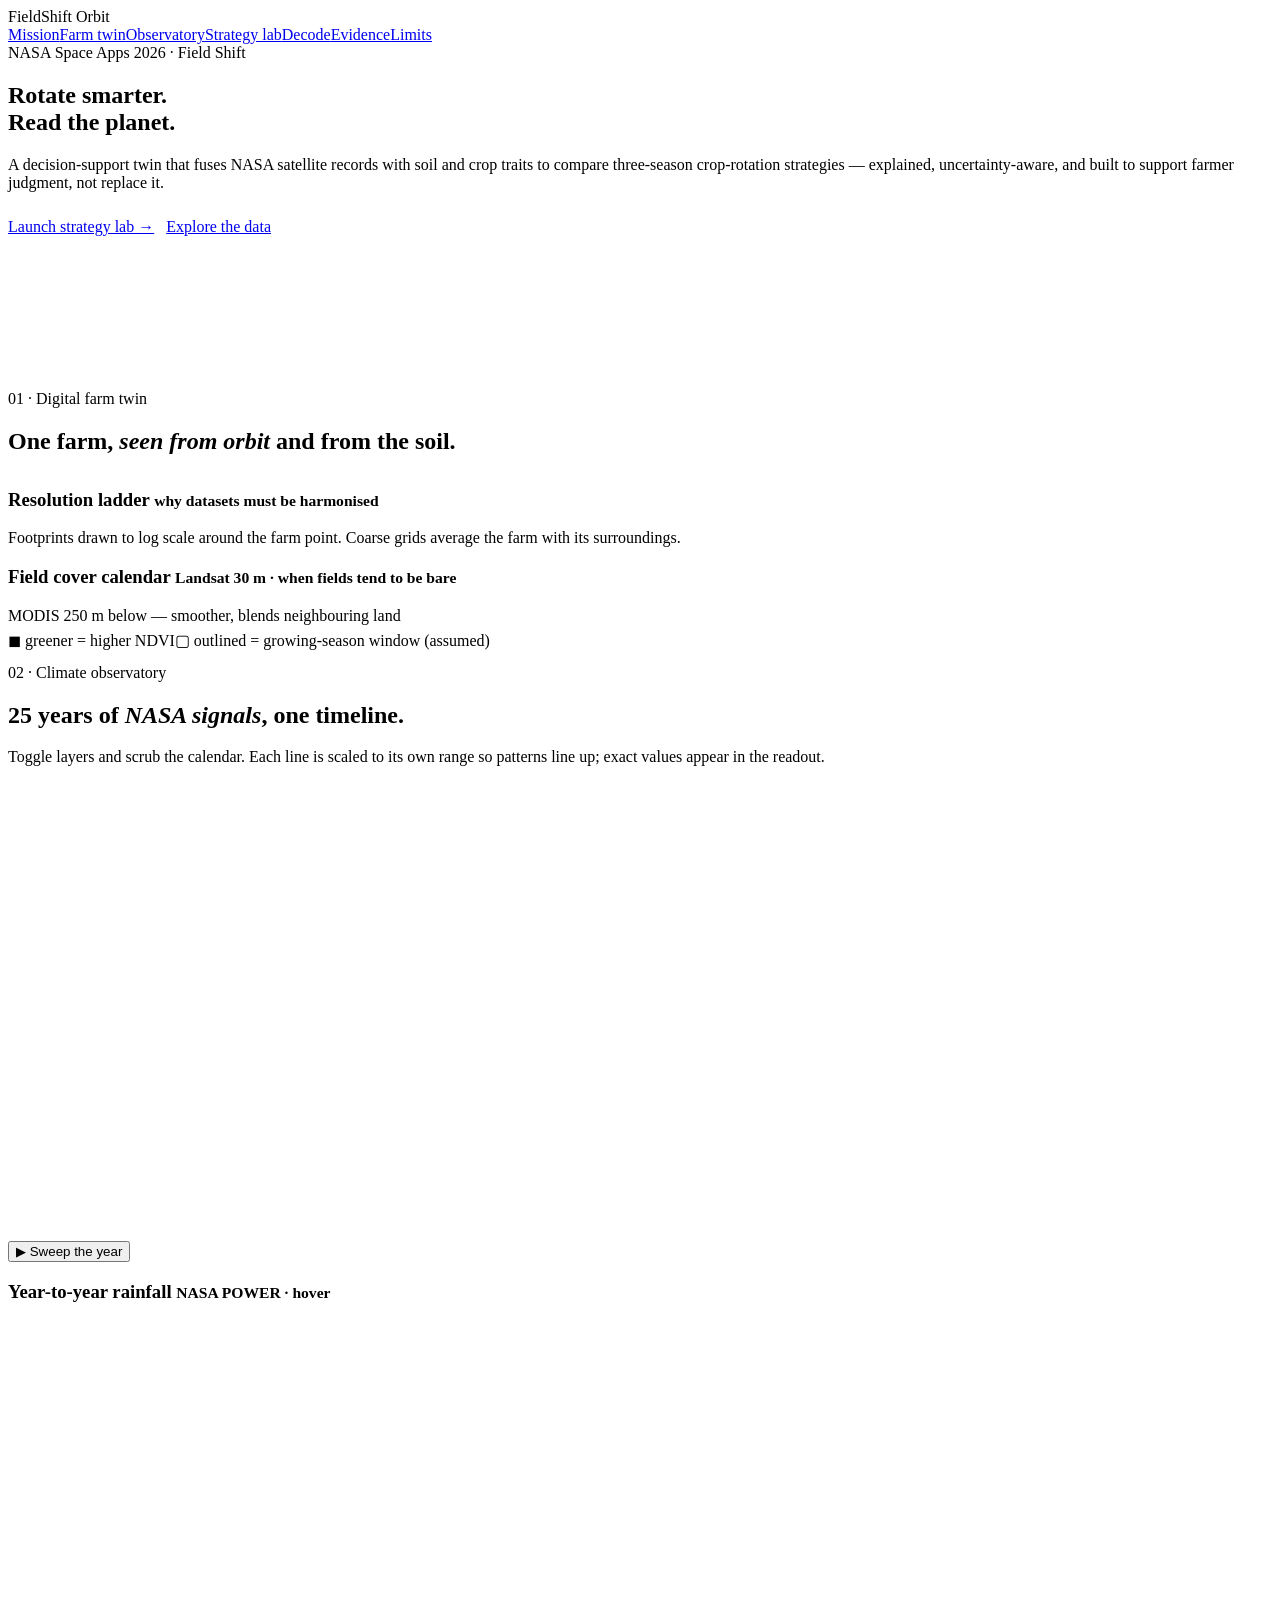
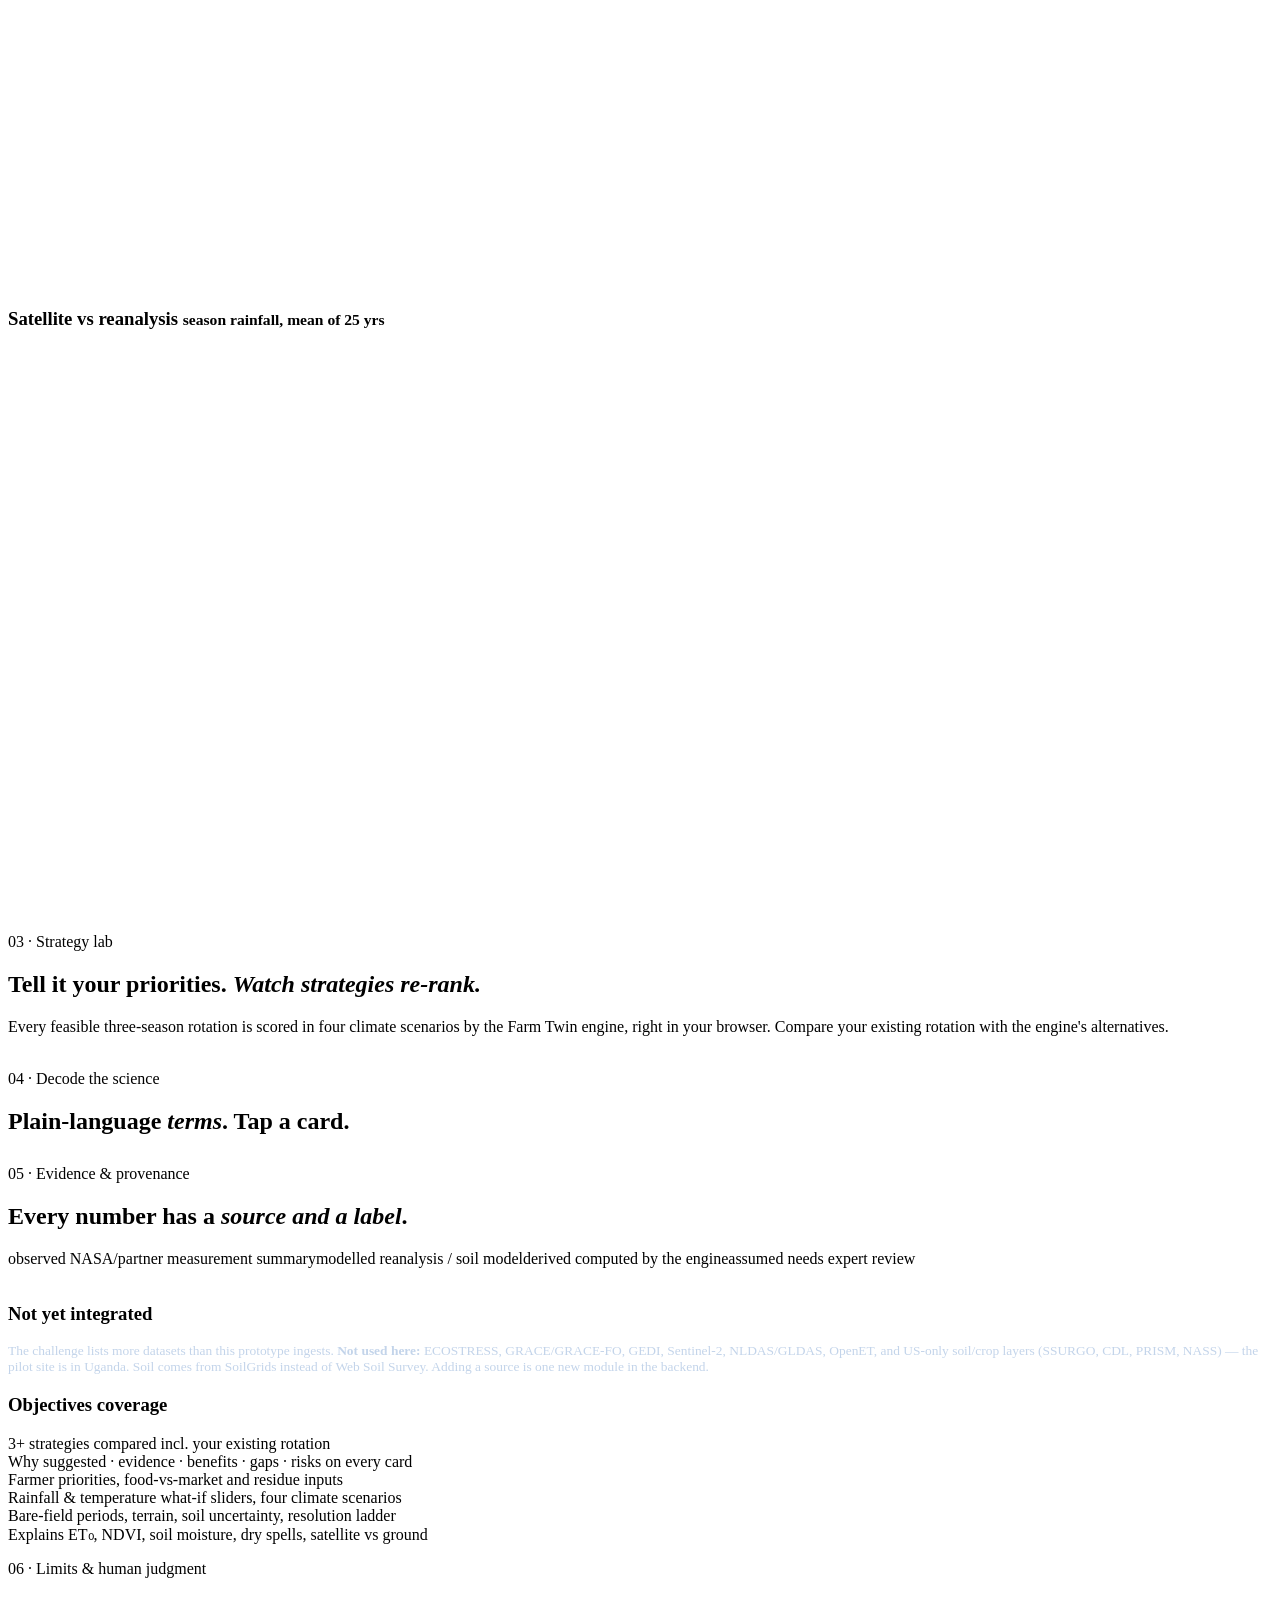
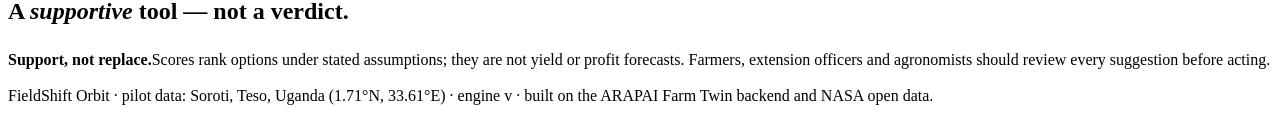
<file: index.template.html>
<!doctype html><html lang="en"><head><meta charset="utf-8"><meta name="viewport" content="width=device-width,initial-scale=1">
<title>FieldShift Orbit</title>
<link rel="preconnect" href="https://fonts.googleapis.com"><link href="https://fonts.googleapis.com/css2?family=Space+Grotesk:wght@400;500;600;700&family=JetBrains+Mono:wght@400;500&family=Orbitron:wght@500;700&display=swap" rel="stylesheet">
<style>/*CSS*/</style></head><body>
<div id="prog"></div><div id="glow"></div><div id="tip"></div>
<nav><div class="brand hud"><i class="dot"></i>FieldShift <span style="color:var(--cy)">Orbit</span></div>
<div class="links"><a href="#hero">Mission</a><a href="#twin">Farm twin</a><a href="#obs">Observatory</a><a href="#lab">Strategy lab</a><a href="#science">Decode</a><a href="#evidence">Evidence</a><a href="#limits">Limits</a></div></nav>
<main>
<section id="hero">
 <div><span class="chip hud">NASA Space Apps 2026 · Field Shift</span>
 <h1>Rotate smarter.<br><span>Read the planet.</span></h1>
 <p class="lead">A decision-support twin that fuses NASA satellite records with soil and crop traits to compare three-season crop-rotation strategies — explained, uncertainty-aware, and built to support farmer judgment, not replace it.</p>
 <div style="display:flex;gap:12px;margin-top:26px;flex-wrap:wrap"><a class="cta" href="#lab">Launch strategy lab →</a><a class="cta ghost" href="#obs">Explore the data</a></div>
 <div class="stats" id="stats"></div></div>
 <div id="globeWrap"><canvas id="globe"></canvas></div>
</section>
<div class="ticker"><div id="ticker"></div></div>
<section id="twin"><div class="eyebrow hud reveal">01 · Digital farm twin</div><h2 class="reveal">One farm, <em>seen from orbit</em> and from the soil.</h2>
<p class="lead reveal" id="twinLead"></p><div class="grid g3" style="margin-top:34px" id="twinGrid"></div>
<div class="grid g2" style="margin-top:18px"><div class="panel reveal corner"><h3>Resolution ladder <small>why datasets must be harmonised</small></h3><div class="ladder" id="ladder"></div><p class="legend" style="margin-top:6px">Footprints drawn to log scale around the farm point. Coarse grids average the farm with its surroundings.</p></div>
<div class="panel reveal corner"><h3>Field cover calendar <small>Landsat 30 m · when fields tend to be bare</small></h3><div class="cov" id="cov"></div><div class="legend" style="margin-top:14px"><span>MODIS 250 m below — smoother, blends neighbouring land</span></div><div class="cov" id="cov2" style="margin-top:6px"></div><div class="legend"><span>◼ greener = higher NDVI</span><span style="color:var(--cy)">▢ outlined = growing-season window (assumed)</span></div><p class="lead" id="covNote" style="font-size:.86rem"></p></div></div></section>
<section id="obs"><div class="eyebrow hud reveal">02 · Climate observatory</div><h2 class="reveal">25 years of <em>NASA signals</em>, one timeline.</h2>
<p class="lead reveal">Toggle layers and scrub the calendar. Each line is scaled to its own range so patterns line up; exact values appear in the readout.</p>
<div class="panel reveal corner" style="margin-top:30px"><div class="layers" id="layers"></div><svg id="clim" viewBox="0 0 960 330" style="width:100%;height:auto"></svg>
<div style="display:flex;gap:10px;align-items:center;margin-top:6px"><button class="lyr on" id="play" style="--c:var(--lime)"><i></i>▶ Sweep the year</button><span class="legend" style="margin:0" id="monthLbl"></span></div><div class="readout" id="readout"></div></div>
<div class="grid g2" style="margin-top:18px"><div class="panel reveal corner"><h3>Year-to-year rainfall <small>NASA POWER · hover</small></h3><svg id="yrs" viewBox="0 0 560 250" style="width:100%"></svg><p class="legend" id="yrNote"></p></div>
<div class="panel reveal corner"><h3>Satellite vs reanalysis <small>season rainfall, mean of 25 yrs</small></h3><svg id="xchk" viewBox="0 0 560 250" style="width:100%"></svg><p class="legend" id="xNote"></p></div></div></section>
<section id="lab"><div class="eyebrow hud reveal">03 · Strategy lab</div><h2 class="reveal">Tell it your priorities. <em>Watch strategies re-rank.</em></h2>
<p class="lead reveal">Every feasible three-season rotation is scored in four climate scenarios by the Farm Twin engine, right in your browser. Compare your existing rotation with the engine's alternatives.</p>
<div id="lab2" style="display:grid;grid-template-columns:340px 1fr;gap:18px;margin-top:34px;align-items:start">
<aside class="panel" id="ctrl"></aside><div id="labOut"></div></div></section>
<section id="science"><div class="eyebrow hud reveal">04 · Decode the science</div><h2 class="reveal">Plain-language <em>terms</em>. Tap a card.</h2><div class="grid g3 gloss" style="margin-top:30px" id="gloss"></div></section>
<section id="evidence"><div class="eyebrow hud reveal">05 · Evidence & provenance</div><h2 class="reveal">Every number has a <em>source and a label</em>.</h2>
<div class="legend reveal" style="margin:16px 0"><span><span class="tag obs">observed</span> NASA/partner measurement summary</span><span><span class="tag mod">modelled</span> reanalysis / soil model</span><span><span class="tag der">derived</span> computed by the engine</span><span><span class="tag asm">assumed</span> needs expert review</span></div>
<div class="panel reveal"><table id="srcT"></table></div><div class="grid g2" style="margin-top:18px"><div class="panel reveal"><h3>Not yet integrated</h3><p style="font-size:.84rem;color:#c3d4ea">The challenge lists more datasets than this prototype ingests. <b>Not used here:</b> ECOSTRESS, GRACE/GRACE-FO, GEDI, Sentinel-2, NLDAS/GLDAS, OpenET, and US-only soil/crop layers (SSURGO, CDL, PRISM, NASS) — the pilot site is in Uganda. Soil comes from SoilGrids instead of Web Soil Survey. Adding a source is one new module in the backend.</p></div>
<div class="panel reveal"><h3>Objectives coverage</h3><ul class="chk" style="padding:0"><li>3+ strategies compared incl. your existing rotation</li><li>Why suggested · evidence · benefits · gaps · risks on every card</li><li>Farmer priorities, food-vs-market and residue inputs</li><li>Rainfall &amp; temperature what-if sliders, four climate scenarios</li><li>Bare-field periods, terrain, soil uncertainty, resolution ladder</li><li>Explains ET₀, NDVI, soil moisture, dry spells, satellite vs ground</li></ul></div></div></section>
<section id="limits"><div class="eyebrow hud reveal">06 · Limits &amp; human judgment</div><h2 class="reveal">A <em>supportive</em> tool — not a verdict.</h2>
<div class="banner reveal" style="margin-top:26px"><b>Support, not replace.</b><span>Scores rank options under stated assumptions; they are not yield or profit forecasts. Farmers, extension officers and agronomists should review every suggestion before acting.</span></div>
<div class="grid g2" style="margin-top:18px"><div class="panel reveal" id="conf"></div><div class="panel reveal" id="human"></div></div></section>
</main>
<footer>FieldShift Orbit · pilot data: Soroti, Teso, Uganda (1.71°N, 33.61°E) · engine v<span id="ev"></span> · built on the ARAPAI Farm Twin backend and NASA open data.</footer>
<script>/*JS*/</script></body></html>
</file>
